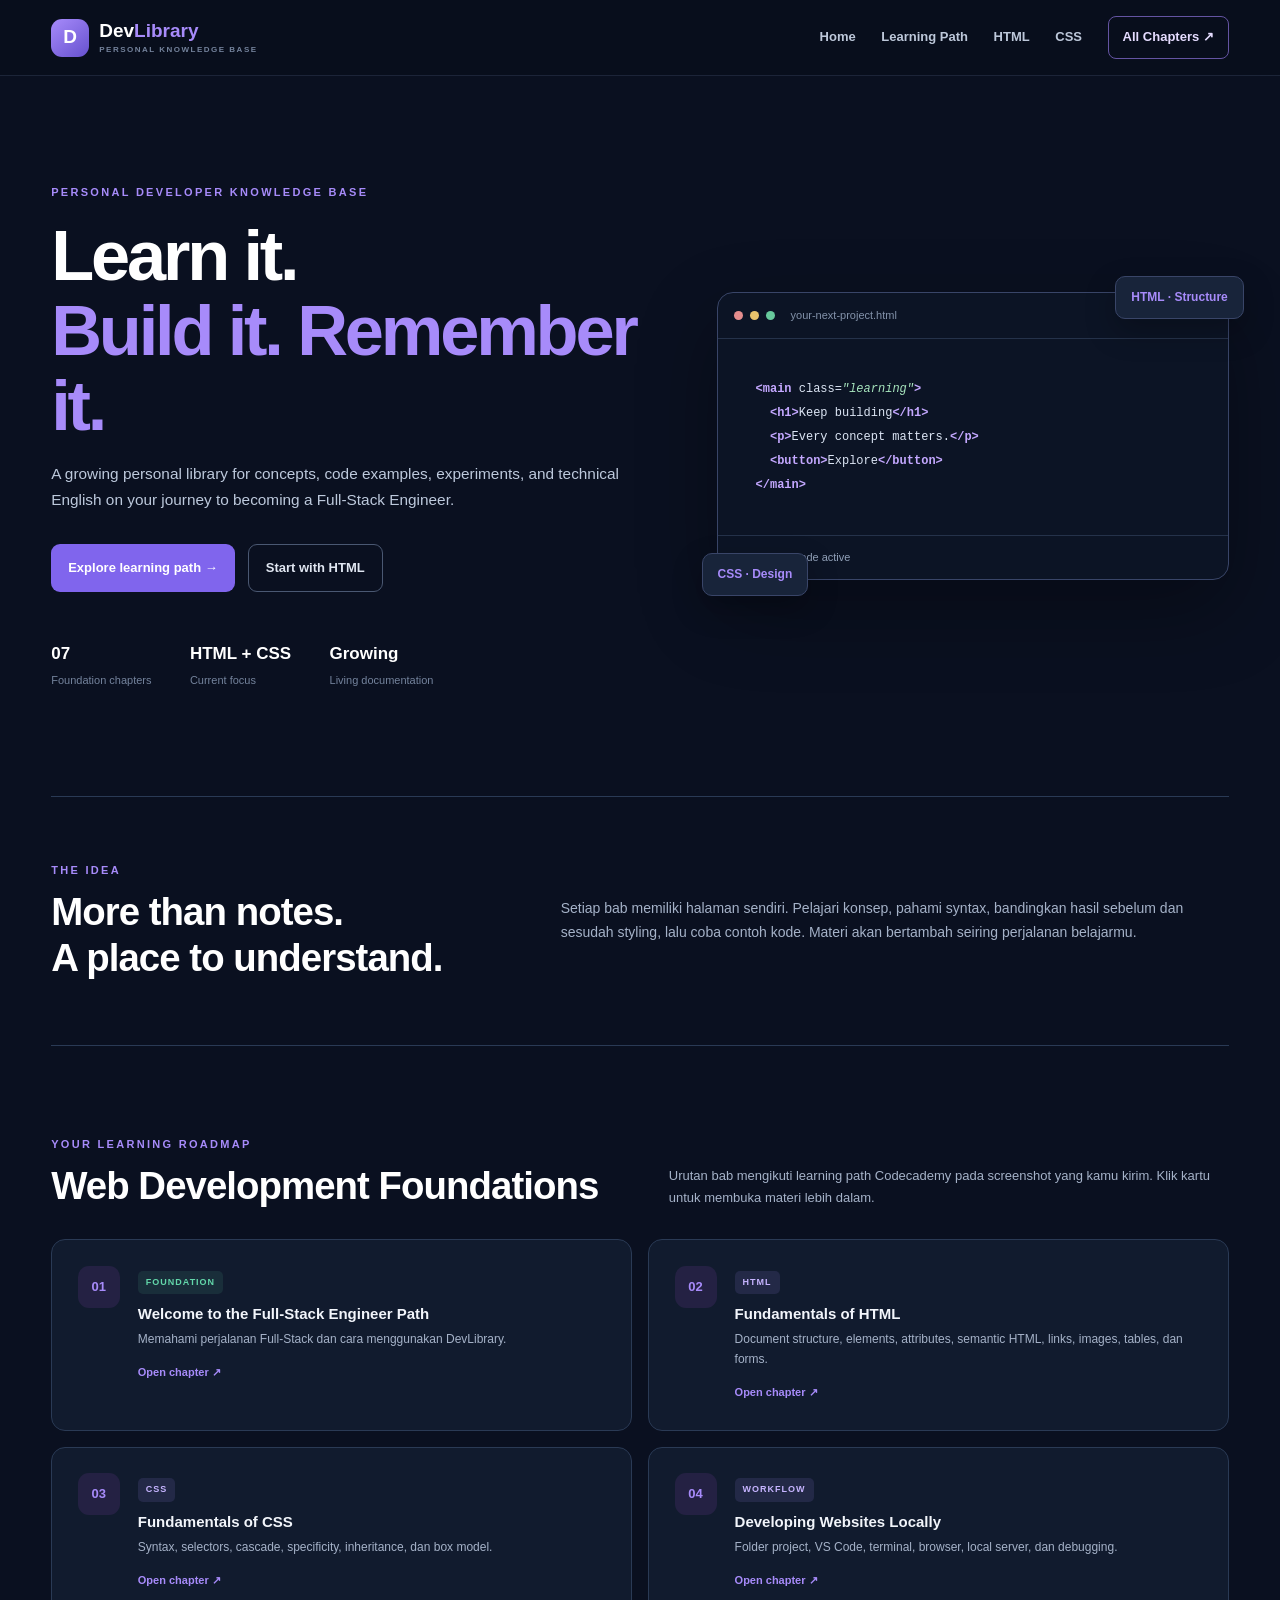
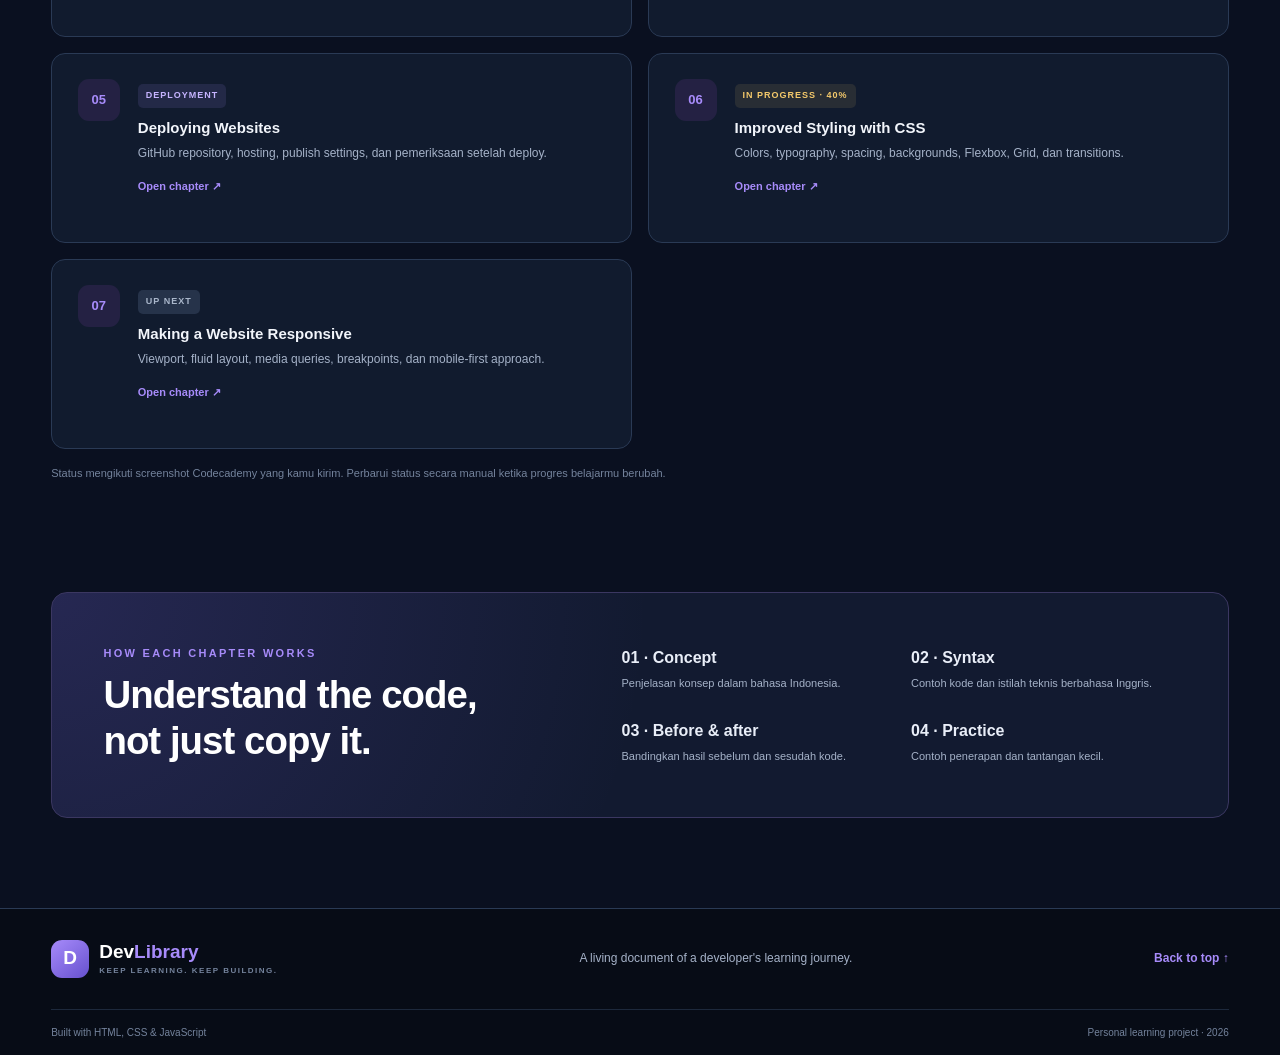
<file: index.html>
<!DOCTYPE html>
<html lang="en"><head>
<meta charset="UTF-8"><meta name="viewport" content="width=device-width, initial-scale=1.0">
<meta name="description" content="DevLibrary personal developer knowledge base">
<title>DevLibrary | Developer Knowledge Base</title>
<link rel="stylesheet" href="assets/css/style.css"><script src="assets/js/app.js" defer></script>
</head><body id="top">
<header class="site-header">
    <nav class="navbar section-shell" aria-label="Main navigation">
        <a class="brand" href="index.html">
            <span class="brand-mark">D</span>
            <span>
                Dev<span class="brand-accent">Library</span>
                <small>PERSONAL KNOWLEDGE BASE</small>
            </span>
        </a>

        <button class="menu-toggle" type="button"
                aria-label="Toggle navigation" aria-expanded="false">
            <span></span>
            <span></span>
            <span></span>
        </button>

        <div class="nav-links">
            <a href="index.html">Home</a>
            <a href="index.html#learning-path">Learning Path</a>
            <a href="lessons/Fundamentals_of_HTML.html">HTML</a>
            <a href="lessons/Fundamentals_of_CSS.html">CSS</a>
            <a class="nav-cta" href="index.html#learning-path">All Chapters ↗</a>
        </div>
    </nav>
</header>
<main>
<section class="hero section-shell">
 <div class="hero-copy reveal"><p class="eyebrow">PERSONAL DEVELOPER KNOWLEDGE BASE</p>
 <h1>Learn it.<br><span>Build it. Remember it.</span></h1>
 <p class="lead">A growing personal library for concepts, code examples, experiments, and technical English on your journey to becoming a Full-Stack Engineer.</p>
 <div class="hero-actions"><a class="button button-primary" href="#learning-path">Explore learning path →</a><a class="button button-ghost" href="lessons/Fundamentals_of_HTML.html">Start with HTML</a></div>
 <div class="hero-facts"><div><strong>07</strong><small>Foundation chapters</small></div><div><strong>HTML + CSS</strong><small>Current focus</small></div><div><strong>Growing</strong><small>Living documentation</small></div></div>
 </div>
 <div class="hero-visual reveal"><div class="code-window"><div class="window-bar"><i></i><i></i><i></i><span>your-next-project.html</span></div>
 <pre><code><b>&lt;main</b> class=<em>"learning"</em><b>&gt;</b>
  <b>&lt;h1&gt;</b>Keep building<b>&lt;/h1&gt;</b>
  <b>&lt;p&gt;</b>Every concept matters.<b>&lt;/p&gt;</b>
  <b>&lt;button&gt;</b>Explore<b>&lt;/button&gt;</b>
<b>&lt;/main&gt;</b></code></pre><div class="window-status">● Learning mode active</div></div>
 <span class="float-chip chip-a">HTML · Structure</span><span class="float-chip chip-b">CSS · Design</span></div>
</section>
<section class="intro-strip section-shell reveal"><div><p class="eyebrow">THE IDEA</p><h2>More than notes.<br>A place to understand.</h2></div><p>Setiap bab memiliki halaman sendiri. Pelajari konsep, pahami syntax, bandingkan hasil sebelum dan sesudah styling, lalu coba contoh kode. Materi akan bertambah seiring perjalanan belajarmu.</p></section>
<section class="section-shell learning-section" id="learning-path">
 <div class="section-heading reveal"><div><p class="eyebrow">YOUR LEARNING ROADMAP</p><h2>Web Development Foundations</h2></div><p>Urutan bab mengikuti learning path Codecademy pada screenshot yang kamu kirim. Klik kartu untuk membuka materi lebih dalam.</p></div>
 <div class="roadmap-grid">
  <a class="roadmap-card reveal" href="lessons/Welcome_to_the_Full_Stack_Engineer_Path.html"><span class="card-number">01</span><div class="card-content"><label class="tag tag-green">FOUNDATION</label><h3>Welcome to the Full-Stack Engineer Path</h3><p>Memahami perjalanan Full-Stack dan cara menggunakan DevLibrary.</p><span class="card-link">Open chapter ↗</span></div></a>
  <a class="roadmap-card reveal" href="lessons/Fundamentals_of_HTML.html"><span class="card-number">02</span><div class="card-content"><label class="tag">HTML</label><h3>Fundamentals of HTML</h3><p>Document structure, elements, attributes, semantic HTML, links, images, tables, dan forms.</p><span class="card-link">Open chapter ↗</span></div></a>
  <a class="roadmap-card reveal" href="lessons/Fundamentals_of_CSS.html"><span class="card-number">03</span><div class="card-content"><label class="tag">CSS</label><h3>Fundamentals of CSS</h3><p>Syntax, selectors, cascade, specificity, inheritance, dan box model.</p><span class="card-link">Open chapter ↗</span></div></a>
  <a class="roadmap-card reveal" href="lessons/Developing_Websites_Locally.html"><span class="card-number">04</span><div class="card-content"><label class="tag">WORKFLOW</label><h3>Developing Websites Locally</h3><p>Folder project, VS Code, terminal, browser, local server, dan debugging.</p><span class="card-link">Open chapter ↗</span></div></a>
  <a class="roadmap-card reveal" href="lessons/Deploying_Websites.html"><span class="card-number">05</span><div class="card-content"><label class="tag">DEPLOYMENT</label><h3>Deploying Websites</h3><p>GitHub repository, hosting, publish settings, dan pemeriksaan setelah deploy.</p><span class="card-link">Open chapter ↗</span></div></a>
  <a class="roadmap-card reveal" href="lessons/Improved_Styling_with_CSS.html"><span class="card-number">06</span><div class="card-content"><label class="tag tag-yellow">IN PROGRESS · 40%</label><h3>Improved Styling with CSS</h3><p>Colors, typography, spacing, backgrounds, Flexbox, Grid, dan transitions.</p><span class="card-link">Open chapter ↗</span></div></a>
  <a class="roadmap-card reveal" href="lessons/Making_a_Website_Responsive.html"><span class="card-number">07</span><div class="card-content"><label class="tag tag-muted">UP NEXT</label><h3>Making a Website Responsive</h3><p>Viewport, fluid layout, media queries, breakpoints, dan mobile-first approach.</p><span class="card-link">Open chapter ↗</span></div></a>
 </div><p class="fine-print">Status mengikuti screenshot Codecademy yang kamu kirim. Perbarui status secara manual ketika progres belajarmu berubah.</p>
</section>
<section class="feature-band section-shell reveal"><div><p class="eyebrow">HOW EACH CHAPTER WORKS</p><h2>Understand the code,<br>not just copy it.</h2></div><div class="feature-list"><p><b>01 · Concept</b><small>Penjelasan konsep dalam bahasa Indonesia.</small></p><p><b>02 · Syntax</b><small>Contoh kode dan istilah teknis berbahasa Inggris.</small></p><p><b>03 · Before & after</b><small>Bandingkan hasil sebelum dan sesudah kode.</small></p><p><b>04 · Practice</b><small>Contoh penerapan dan tantangan kecil.</small></p></div></section>
</main><footer class="site-footer">
    <div class="section-shell footer-inner">
        <a class="brand" href="index.html">
            <span class="brand-mark">D</span>
            <span>
                Dev<span class="brand-accent">Library</span>
                <small>KEEP LEARNING. KEEP BUILDING.</small>
            </span>
        </a>

        <p>A living document of a developer's learning journey.</p>
        <a class="back-top" href="#top">Back to top ↑</a>
    </div>

    <div class="section-shell footer-bottom">
        <span>Built with HTML, CSS &amp; JavaScript</span>
        <span>Personal learning project · 2026</span>
    </div>
</footer></body></html>
</file>
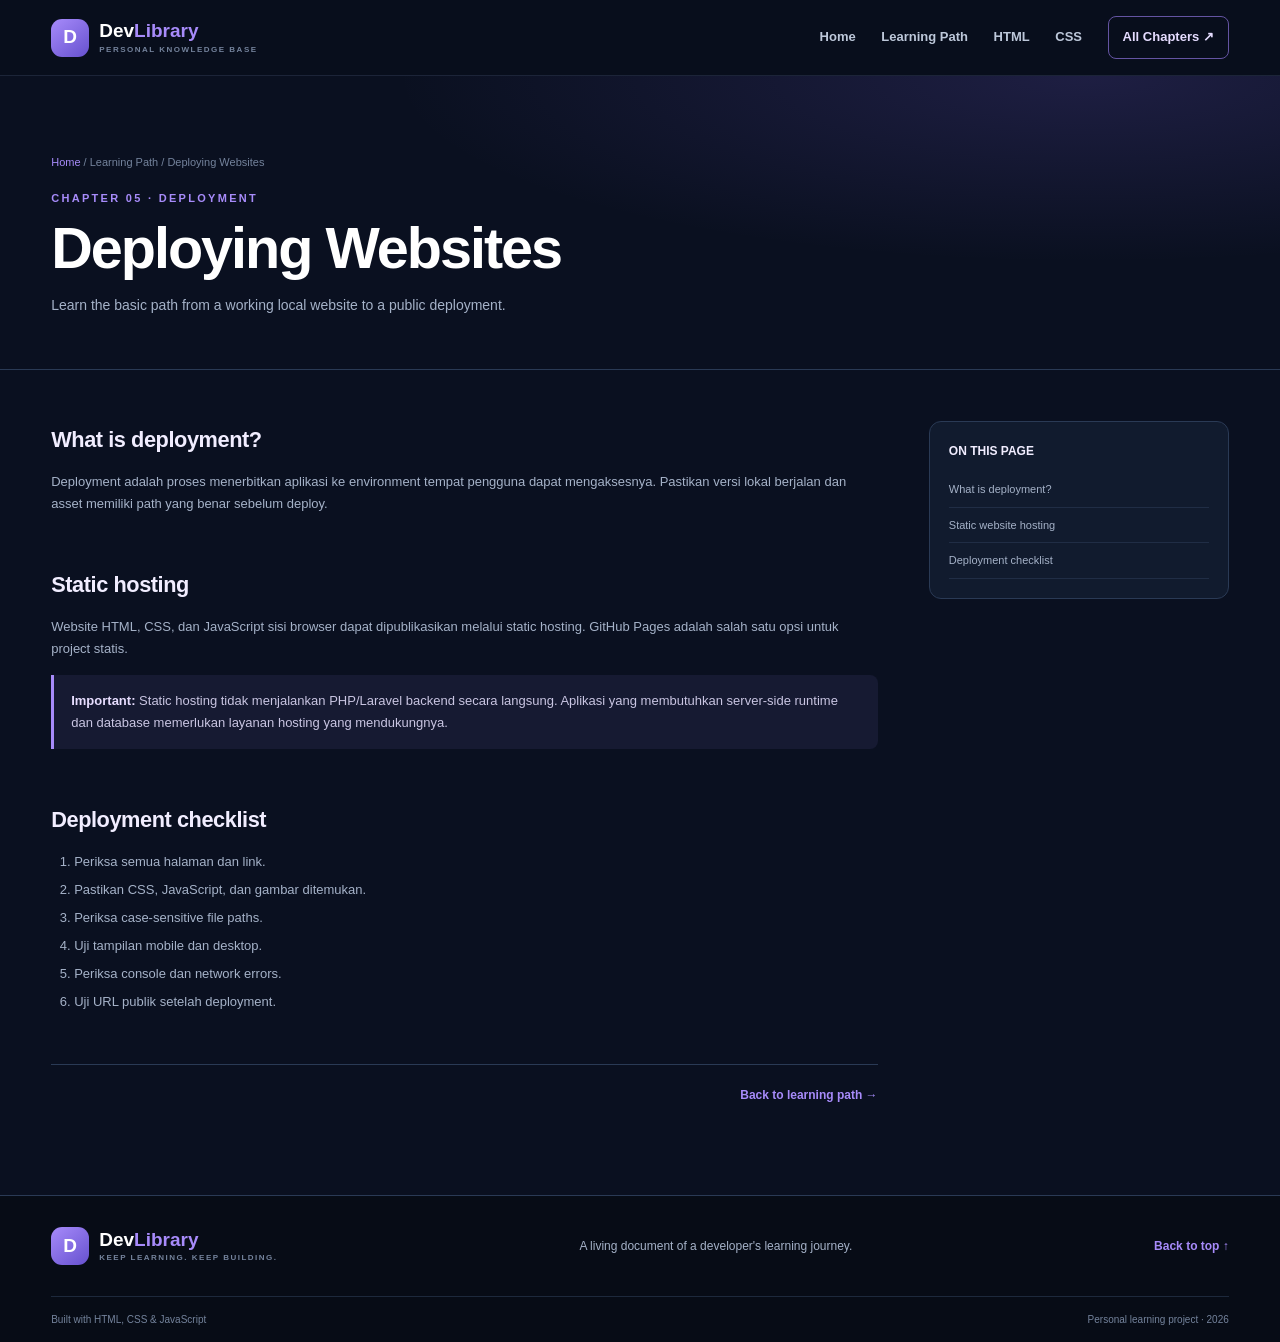
<file: lessons/Deploying_Websites.html>
<!DOCTYPE html><html lang="en"><head><meta charset="UTF-8"><meta name="viewport" content="width=device-width,initial-scale=1.0"><title>Deploying Websites | DevLibrary</title><link rel="stylesheet" href="../assets/css/style.css"><script src="../assets/js/app.js" defer></script></head><body id="top">
<header class="site-header">
    <nav class="navbar section-shell" aria-label="Main navigation">
        <a class="brand" href="../index.html">
            <span class="brand-mark">D</span>
            <span>
                Dev<span class="brand-accent">Library</span>
                <small>PERSONAL KNOWLEDGE BASE</small>
            </span>
        </a>

        <button class="menu-toggle" type="button"
                aria-label="Toggle navigation" aria-expanded="false">
            <span></span>
            <span></span>
            <span></span>
        </button>

        <div class="nav-links">
            <a href="../index.html">Home</a>
            <a href="../index.html#learning-path">Learning Path</a>
            <a href="../lessons/Fundamentals_of_HTML.html">HTML</a>
            <a href="../lessons/Fundamentals_of_CSS.html">CSS</a>
            <a class="nav-cta" href="../index.html#learning-path">All Chapters ↗</a>
        </div>
    </nav>
</header><main><header class="lesson-hero"><div class="section-shell"><p class="breadcrumb"><a href="../index.html">Home</a> / Learning Path / Deploying Websites</p><p class="eyebrow">CHAPTER 05 · DEPLOYMENT</p><h1>Deploying Websites</h1><p>Learn the basic path from a working local website to a public deployment.</p></div></header>
<div class="section-shell lesson-layout"><article class="lesson-content"><section class="lesson-section reveal" id="deployment"><h2>What is deployment?</h2><p>Deployment adalah proses menerbitkan aplikasi ke environment tempat pengguna dapat mengaksesnya. Pastikan versi lokal berjalan dan asset memiliki path yang benar sebelum deploy.</p></section><section class="lesson-section reveal" id="hosting"><h2>Static hosting</h2><p>Website HTML, CSS, dan JavaScript sisi browser dapat dipublikasikan melalui static hosting. GitHub Pages adalah salah satu opsi untuk project statis.</p><div class="info-box"><strong>Important:</strong> Static hosting tidak menjalankan PHP/Laravel backend secara langsung. Aplikasi yang membutuhkan server-side runtime dan database memerlukan layanan hosting yang mendukungnya.</div></section><section class="lesson-section reveal" id="checklist"><h2>Deployment checklist</h2><ol><li>Periksa semua halaman dan link.</li><li>Pastikan CSS, JavaScript, dan gambar ditemukan.</li><li>Periksa case-sensitive file paths.</li><li>Uji tampilan mobile dan desktop.</li><li>Periksa console dan network errors.</li><li>Uji URL publik setelah deployment.</li></ol></section><nav class="chapter-nav"><span></span><a href="../index.html#learning-path">Back to learning path →</a></nav></article><aside class="lesson-aside"><h3>ON THIS PAGE</h3><nav><a href="#deployment">What is deployment?</a><a href="#hosting">Static website hosting</a><a href="#checklist">Deployment checklist</a></nav></aside></div></main><footer class="site-footer">
    <div class="section-shell footer-inner">
        <a class="brand" href="../index.html">
            <span class="brand-mark">D</span>
            <span>
                Dev<span class="brand-accent">Library</span>
                <small>KEEP LEARNING. KEEP BUILDING.</small>
            </span>
        </a>

        <p>A living document of a developer's learning journey.</p>
        <a class="back-top" href="#top">Back to top ↑</a>
    </div>

    <div class="section-shell footer-bottom">
        <span>Built with HTML, CSS &amp; JavaScript</span>
        <span>Personal learning project · 2026</span>
    </div>
</footer></body></html>
</file>
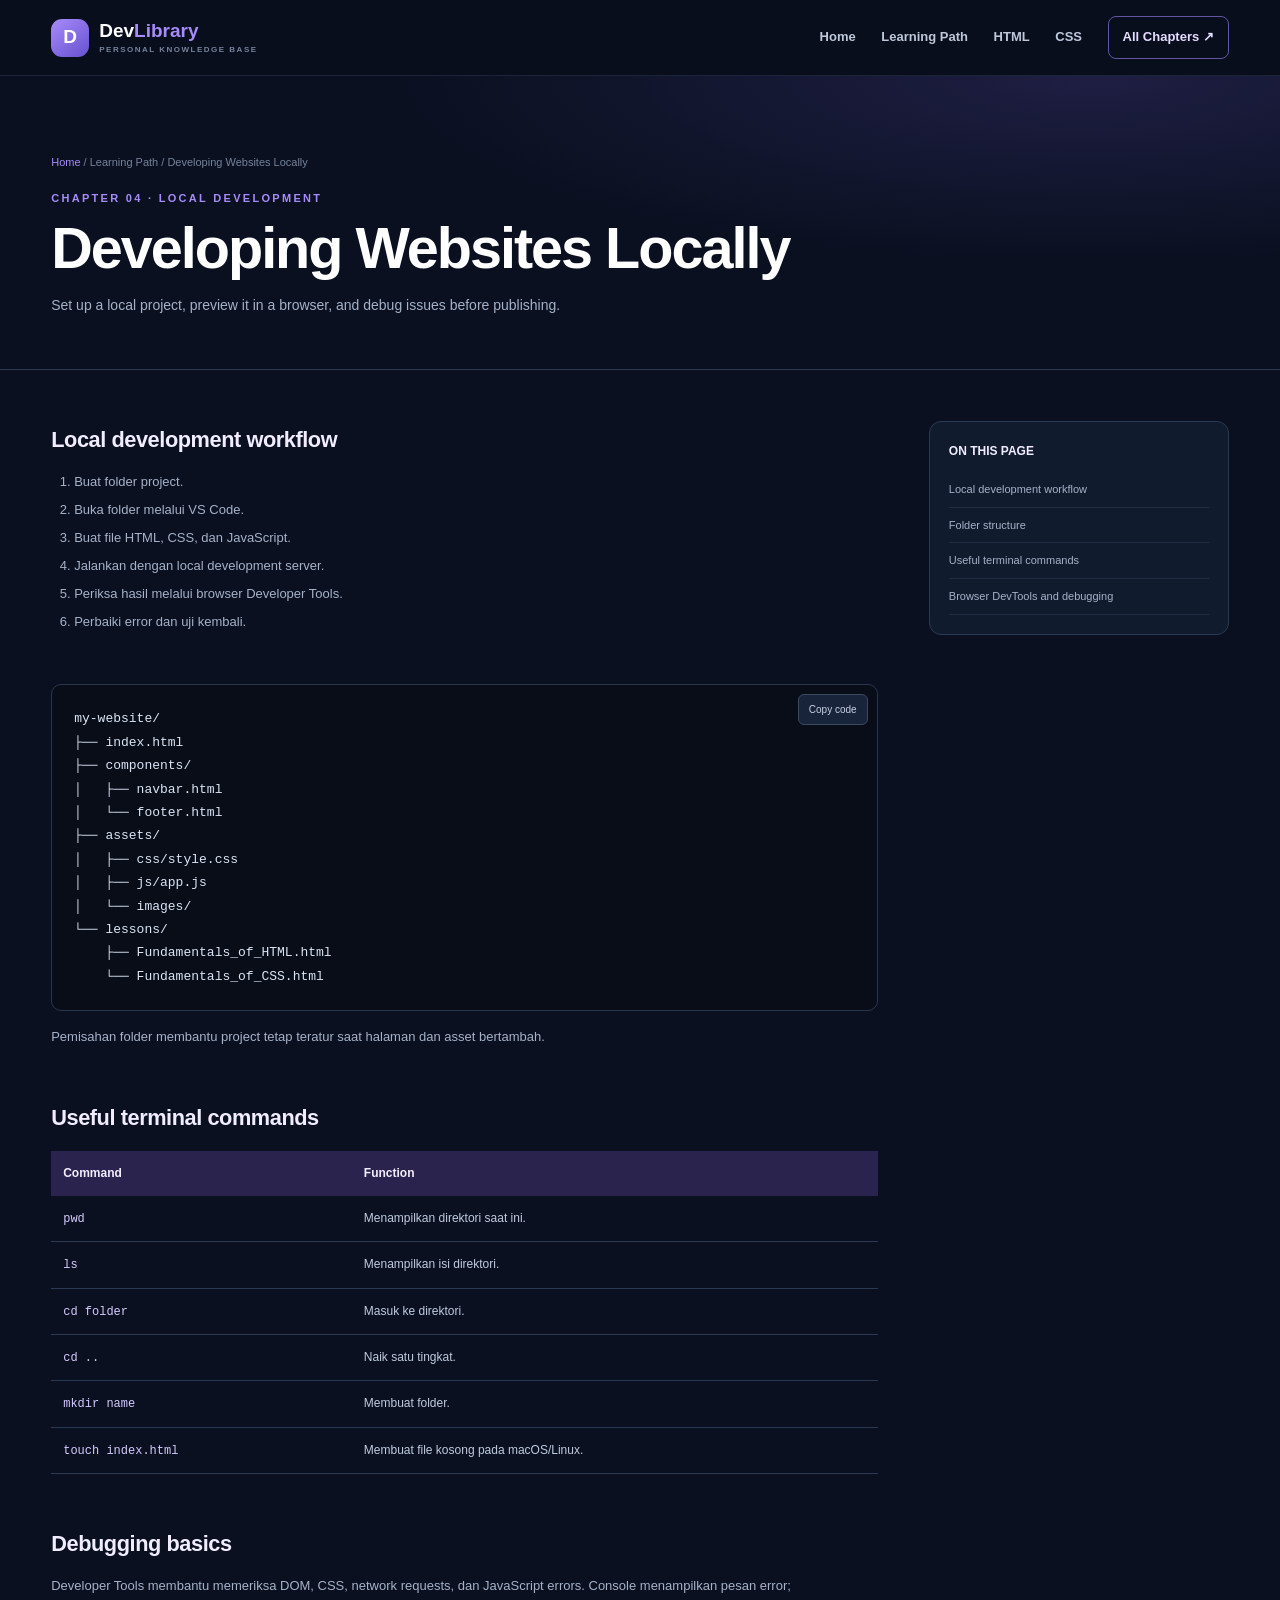
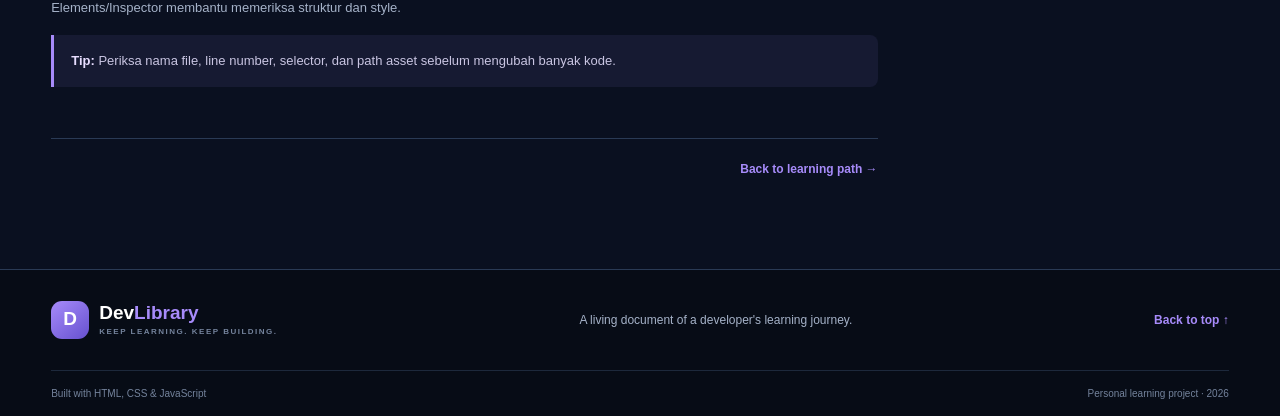
<file: lessons/Developing_Websites_Locally.html>
<!DOCTYPE html><html lang="en"><head><meta charset="UTF-8"><meta name="viewport" content="width=device-width,initial-scale=1.0"><title>Developing Websites Locally | DevLibrary</title><link rel="stylesheet" href="../assets/css/style.css"><script src="../assets/js/app.js" defer></script></head><body id="top">
<header class="site-header">
    <nav class="navbar section-shell" aria-label="Main navigation">
        <a class="brand" href="../index.html">
            <span class="brand-mark">D</span>
            <span>
                Dev<span class="brand-accent">Library</span>
                <small>PERSONAL KNOWLEDGE BASE</small>
            </span>
        </a>

        <button class="menu-toggle" type="button"
                aria-label="Toggle navigation" aria-expanded="false">
            <span></span>
            <span></span>
            <span></span>
        </button>

        <div class="nav-links">
            <a href="../index.html">Home</a>
            <a href="../index.html#learning-path">Learning Path</a>
            <a href="../lessons/Fundamentals_of_HTML.html">HTML</a>
            <a href="../lessons/Fundamentals_of_CSS.html">CSS</a>
            <a class="nav-cta" href="../index.html#learning-path">All Chapters ↗</a>
        </div>
    </nav>
</header><main><header class="lesson-hero"><div class="section-shell"><p class="breadcrumb"><a href="../index.html">Home</a> / Learning Path / Developing Websites Locally</p><p class="eyebrow">CHAPTER 04 · LOCAL DEVELOPMENT</p><h1>Developing Websites Locally</h1><p>Set up a local project, preview it in a browser, and debug issues before publishing.</p></div></header>
<div class="section-shell lesson-layout"><article class="lesson-content"><section class="lesson-section reveal" id="workflow"><h2>Local development workflow</h2><ol><li>Buat folder project.</li><li>Buka folder melalui VS Code.</li><li>Buat file HTML, CSS, dan JavaScript.</li><li>Jalankan dengan local development server.</li><li>Periksa hasil melalui browser Developer Tools.</li><li>Perbaiki error dan uji kembali.</li></ol></section><section class="lesson-section reveal" id="folders"><div class="code-block"><button class="code-copy" type="button">Copy code</button><pre><code>my-website/
├── index.html
├── components/
│   ├── navbar.html
│   └── footer.html
├── assets/
│   ├── css/style.css
│   ├── js/app.js
│   └── images/
└── lessons/
    ├── Fundamentals_of_HTML.html
    └── Fundamentals_of_CSS.html</code></pre></div><p>Pemisahan folder membantu project tetap teratur saat halaman dan asset bertambah.</p></section><section class="lesson-section reveal" id="terminal"><h2>Useful terminal commands</h2><div class="lesson-table-wrap"><table class="lesson-table"><tr><th>Command</th><th>Function</th></tr><tr><td><code>pwd</code></td><td>Menampilkan direktori saat ini.</td></tr><tr><td><code>ls</code></td><td>Menampilkan isi direktori.</td></tr><tr><td><code>cd folder</code></td><td>Masuk ke direktori.</td></tr><tr><td><code>cd ..</code></td><td>Naik satu tingkat.</td></tr><tr><td><code>mkdir name</code></td><td>Membuat folder.</td></tr><tr><td><code>touch index.html</code></td><td>Membuat file kosong pada macOS/Linux.</td></tr></table></div></section><section class="lesson-section reveal" id="debugging"><h2>Debugging basics</h2><p>Developer Tools membantu memeriksa DOM, CSS, network requests, dan JavaScript errors. Console menampilkan pesan error; Elements/Inspector membantu memeriksa struktur dan style.</p><div class="info-box"><strong>Tip:</strong> Periksa nama file, line number, selector, dan path asset sebelum mengubah banyak kode.</div></section><nav class="chapter-nav"><span></span><a href="../index.html#learning-path">Back to learning path →</a></nav></article><aside class="lesson-aside"><h3>ON THIS PAGE</h3><nav><a href="#workflow">Local development workflow</a><a href="#folders">Folder structure</a><a href="#terminal">Useful terminal commands</a><a href="#debugging">Browser DevTools and debugging</a></nav></aside></div></main><footer class="site-footer">
    <div class="section-shell footer-inner">
        <a class="brand" href="../index.html">
            <span class="brand-mark">D</span>
            <span>
                Dev<span class="brand-accent">Library</span>
                <small>KEEP LEARNING. KEEP BUILDING.</small>
            </span>
        </a>

        <p>A living document of a developer's learning journey.</p>
        <a class="back-top" href="#top">Back to top ↑</a>
    </div>

    <div class="section-shell footer-bottom">
        <span>Built with HTML, CSS &amp; JavaScript</span>
        <span>Personal learning project · 2026</span>
    </div>
</footer></body></html>
</file>
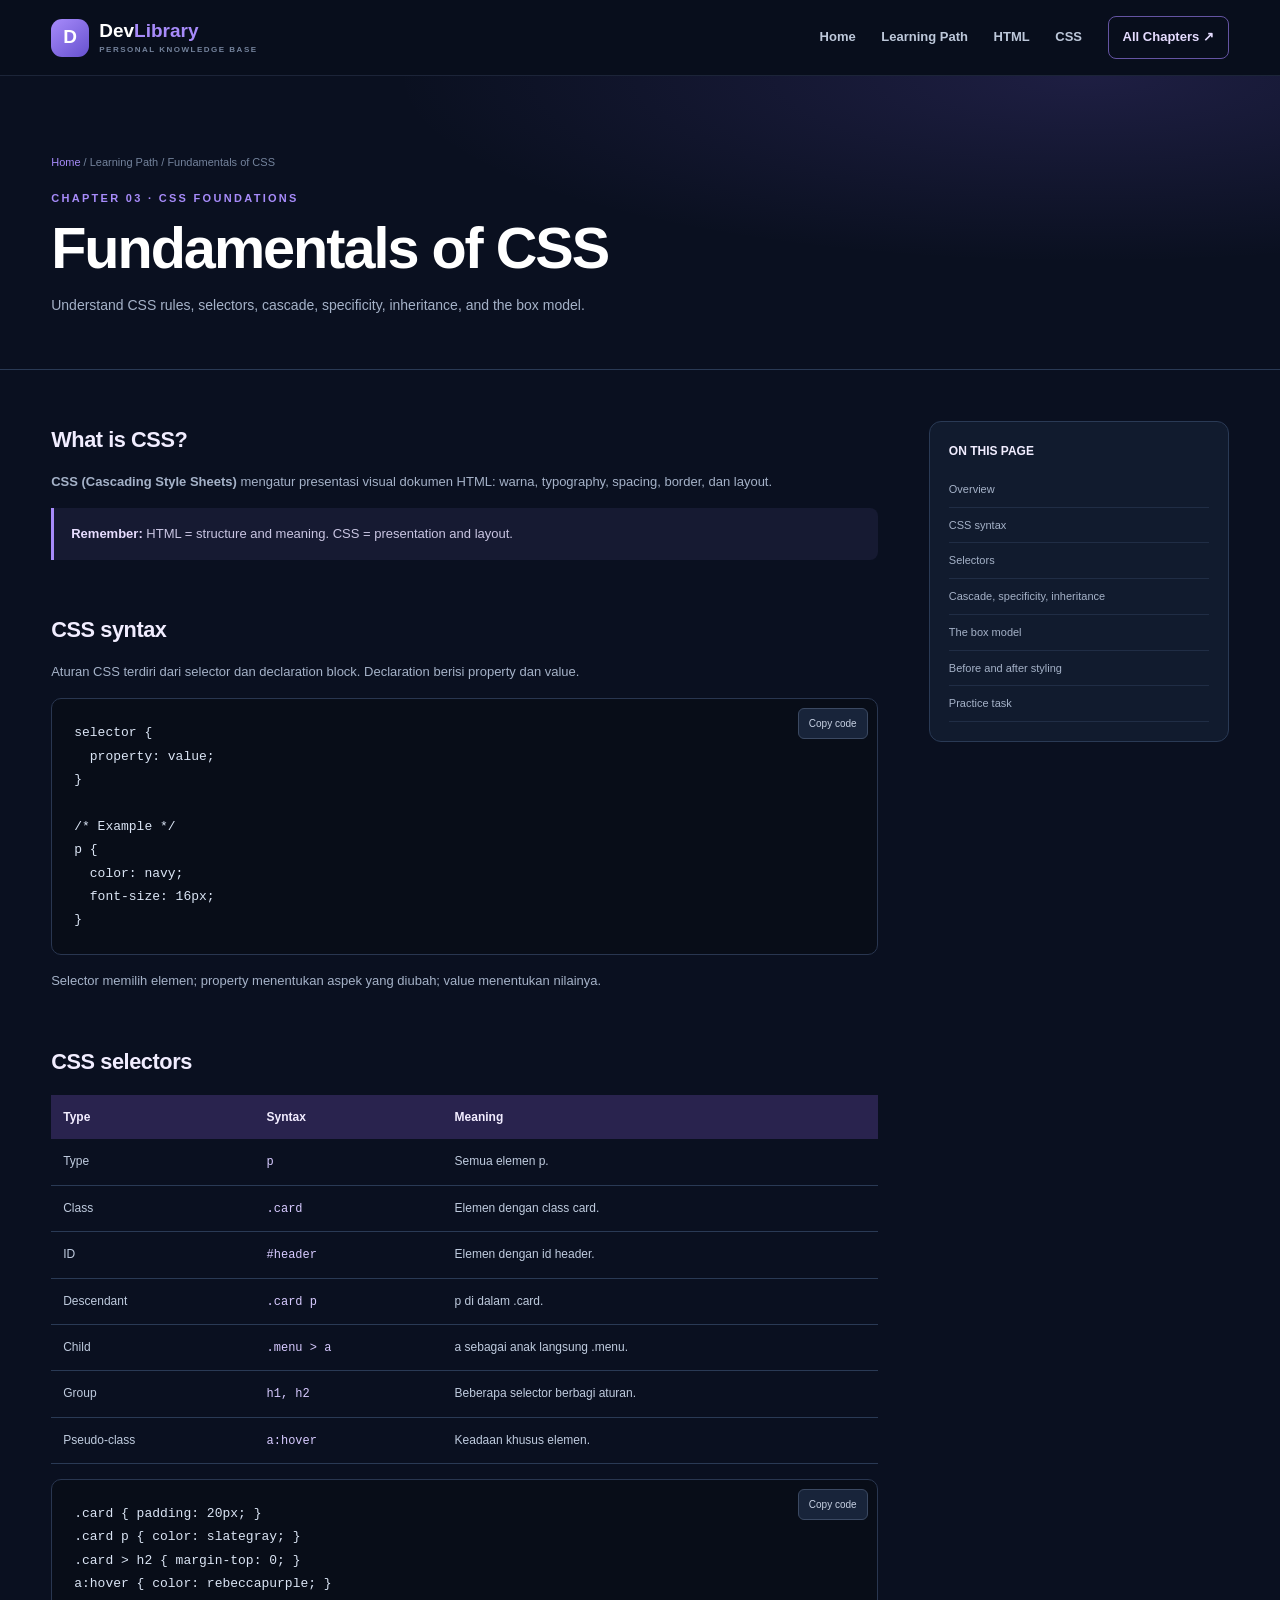
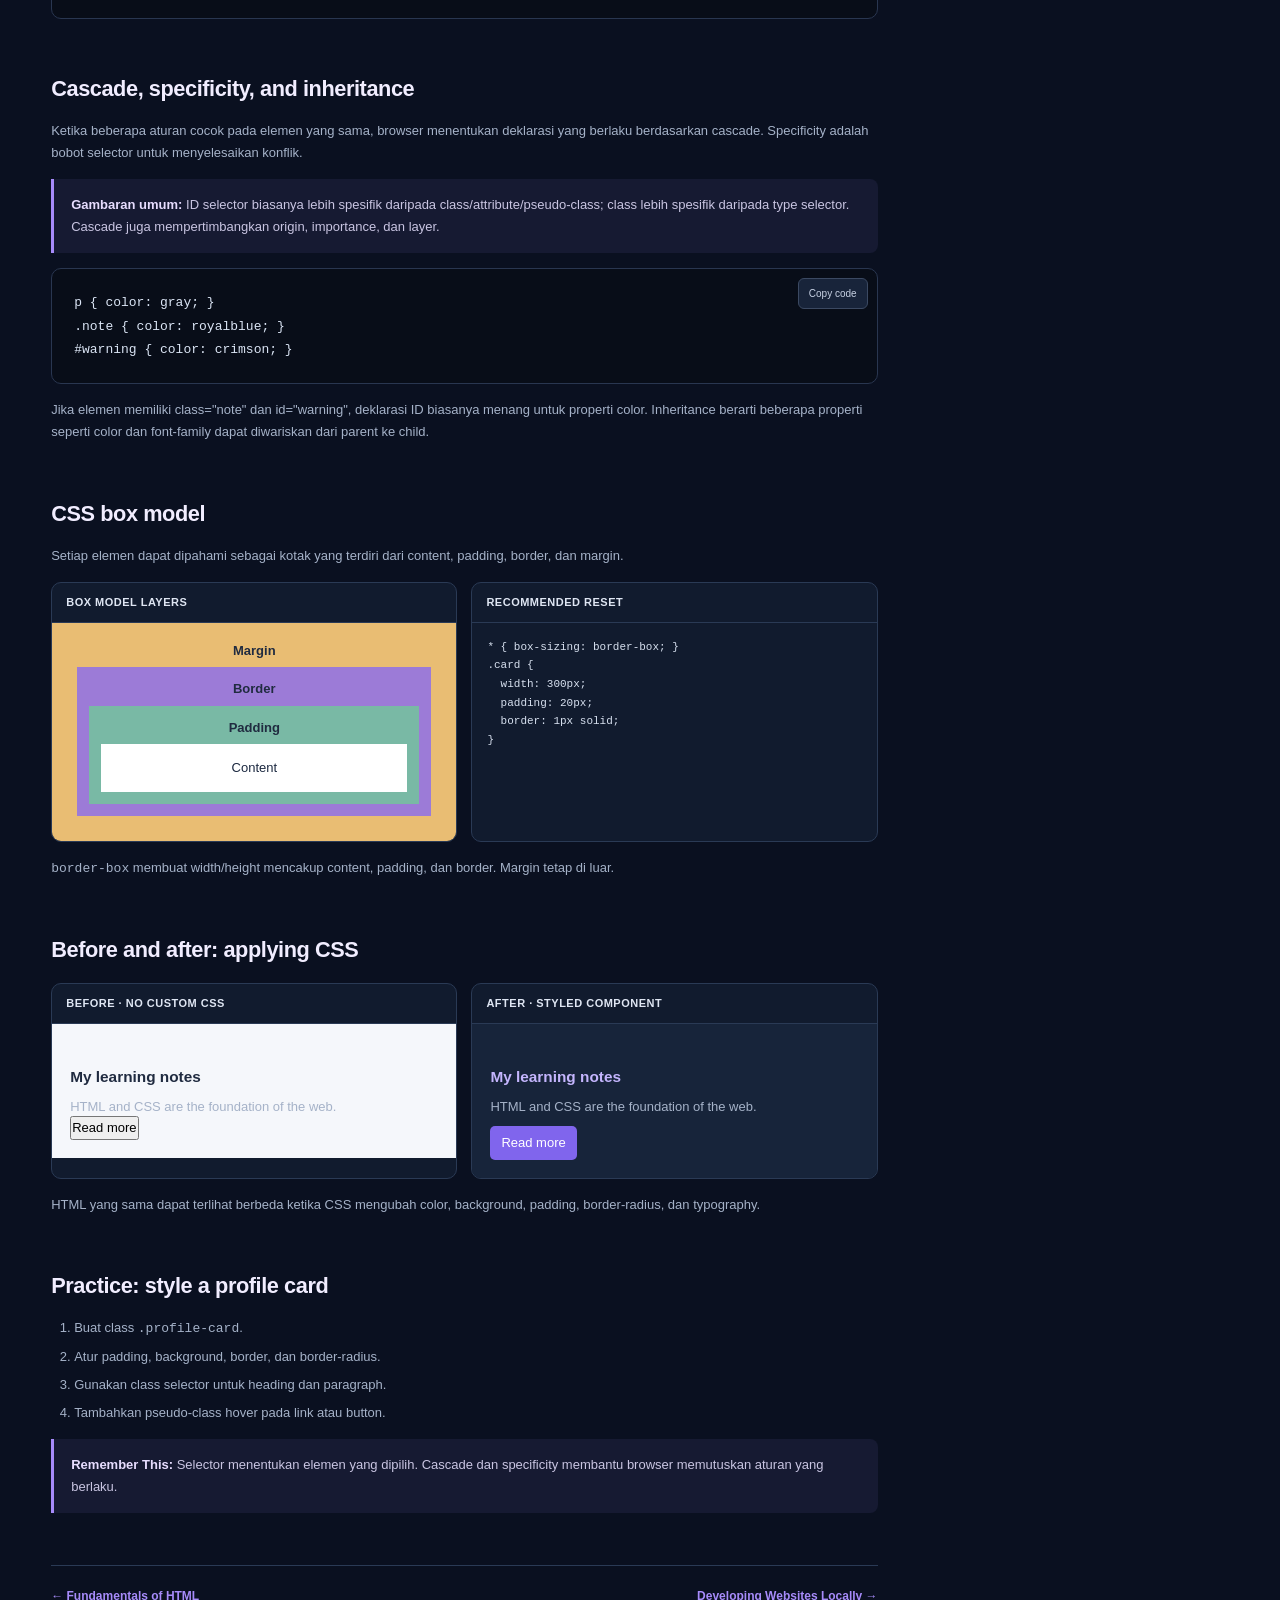
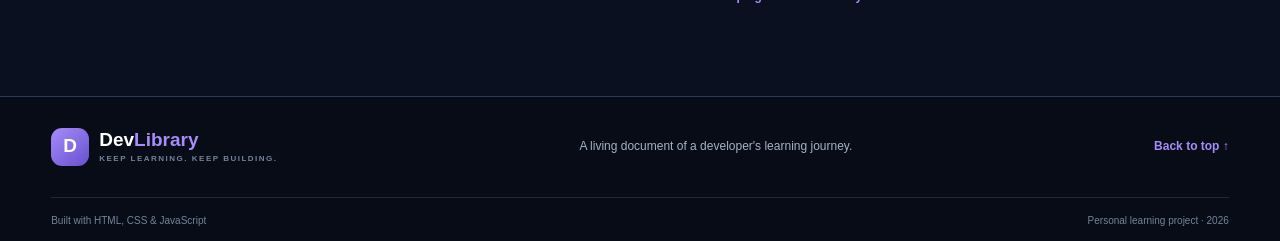
<file: lessons/Fundamentals_of_CSS.html>
<!DOCTYPE html><html lang="en"><head><meta charset="UTF-8"><meta name="viewport" content="width=device-width,initial-scale=1.0"><title>Fundamentals of CSS | DevLibrary</title><link rel="stylesheet" href="../assets/css/style.css"><script src="../assets/js/app.js" defer></script></head><body id="top">
<header class="site-header">
    <nav class="navbar section-shell" aria-label="Main navigation">
        <a class="brand" href="../index.html">
            <span class="brand-mark">D</span>
            <span>
                Dev<span class="brand-accent">Library</span>
                <small>PERSONAL KNOWLEDGE BASE</small>
            </span>
        </a>

        <button class="menu-toggle" type="button"
                aria-label="Toggle navigation" aria-expanded="false">
            <span></span>
            <span></span>
            <span></span>
        </button>

        <div class="nav-links">
            <a href="../index.html">Home</a>
            <a href="../index.html#learning-path">Learning Path</a>
            <a href="../lessons/Fundamentals_of_HTML.html">HTML</a>
            <a href="../lessons/Fundamentals_of_CSS.html">CSS</a>
            <a class="nav-cta" href="../index.html#learning-path">All Chapters ↗</a>
        </div>
    </nav>
</header><main><header class="lesson-hero"><div class="section-shell"><p class="breadcrumb"><a href="../index.html">Home</a> / Learning Path / Fundamentals of CSS</p><p class="eyebrow">CHAPTER 03 · CSS FOUNDATIONS</p><h1>Fundamentals of CSS</h1><p>Understand CSS rules, selectors, cascade, specificity, inheritance, and the box model.</p></div></header>
<div class="section-shell lesson-layout"><article class="lesson-content"><section class="lesson-section reveal" id="overview"><h2>What is CSS?</h2><p><strong>CSS (Cascading Style Sheets)</strong> mengatur presentasi visual dokumen HTML: warna, typography, spacing, border, dan layout.</p><div class="info-box"><strong>Remember:</strong> HTML = structure and meaning. CSS = presentation and layout.</div></section><section class="lesson-section reveal" id="syntax"><h2>CSS syntax</h2><p>Aturan CSS terdiri dari selector dan declaration block. Declaration berisi property dan value.</p><div class="code-block"><button class="code-copy" type="button">Copy code</button><pre><code>selector {
  property: value;
}

/* Example */
p {
  color: navy;
  font-size: 16px;
}</code></pre></div><p>Selector memilih elemen; property menentukan aspek yang diubah; value menentukan nilainya.</p></section><section class="lesson-section reveal" id="selectors"><h2>CSS selectors</h2><div class="lesson-table-wrap"><table class="lesson-table"><tr><th>Type</th><th>Syntax</th><th>Meaning</th></tr><tr><td>Type</td><td><code>p</code></td><td>Semua elemen p.</td></tr><tr><td>Class</td><td><code>.card</code></td><td>Elemen dengan class card.</td></tr><tr><td>ID</td><td><code>#header</code></td><td>Elemen dengan id header.</td></tr><tr><td>Descendant</td><td><code>.card p</code></td><td>p di dalam .card.</td></tr><tr><td>Child</td><td><code>.menu &gt; a</code></td><td>a sebagai anak langsung .menu.</td></tr><tr><td>Group</td><td><code>h1, h2</code></td><td>Beberapa selector berbagi aturan.</td></tr><tr><td>Pseudo-class</td><td><code>a:hover</code></td><td>Keadaan khusus elemen.</td></tr></table></div><div class="code-block"><button class="code-copy" type="button">Copy code</button><pre><code>.card { padding: 20px; }
.card p { color: slategray; }
.card > h2 { margin-top: 0; }
a:hover { color: rebeccapurple; }</code></pre></div></section><section class="lesson-section reveal" id="cascade"><h2>Cascade, specificity, and inheritance</h2><p>Ketika beberapa aturan cocok pada elemen yang sama, browser menentukan deklarasi yang berlaku berdasarkan cascade. Specificity adalah bobot selector untuk menyelesaikan konflik.</p><div class="info-box"><strong>Gambaran umum:</strong> ID selector biasanya lebih spesifik daripada class/attribute/pseudo-class; class lebih spesifik daripada type selector. Cascade juga mempertimbangkan origin, importance, dan layer.</div><div class="code-block"><button class="code-copy" type="button">Copy code</button><pre><code>p { color: gray; }
.note { color: royalblue; }
#warning { color: crimson; }</code></pre></div><p>Jika elemen memiliki class="note" dan id="warning", deklarasi ID biasanya menang untuk properti color. Inheritance berarti beberapa properti seperti color dan font-family dapat diwariskan dari parent ke child.</p></section><section class="lesson-section reveal" id="box-model"><h2>CSS box model</h2><p>Setiap elemen dapat dipahami sebagai kotak yang terdiri dari content, padding, border, dan margin.</p><div class="before-after"><div class="example-card"><h4>Box model layers</h4><div class="preview" style="background:#e9bd73;text-align:center"><b>Margin</b><div style="background:#9c7bd7;padding:12px;margin:7px"><b>Border</b><div style="background:#79b9a5;padding:12px;margin-top:7px"><b>Padding</b><div style="background:white;color:#1c2940;padding:14px;margin-top:7px">Content</div></div></div></div></div><div class="example-card"><h4>Recommended reset</h4><pre>* { box-sizing: border-box; }
.card {
  width: 300px;
  padding: 20px;
  border: 1px solid;
}</pre></div></div><p><code>border-box</code> membuat width/height mencakup content, padding, dan border. Margin tetap di luar.</p></section><section class="lesson-section reveal" id="before-after"><h2>Before and after: applying CSS</h2><div class="before-after"><div class="example-card"><h4>Before · no custom CSS</h4><div class="preview"><h3 style="color:#202b40">My learning notes</h3><p>HTML and CSS are the foundation of the web.</p><button>Read more</button></div></div><div class="example-card"><h4>After · styled component</h4><div class="preview preview-dark"><h3 style="color:#c4b5fd">My learning notes</h3><p>HTML and CSS are the foundation of the web.</p><button style="margin-top:10px;padding:7px 11px;border:0;border-radius:5px;background:#8065ed;color:white">Read more</button></div></div></div><p>HTML yang sama dapat terlihat berbeda ketika CSS mengubah color, background, padding, border-radius, dan typography.</p></section><section class="lesson-section reveal" id="practice"><h2>Practice: style a profile card</h2><ol><li>Buat class <code>.profile-card</code>.</li><li>Atur padding, background, border, dan border-radius.</li><li>Gunakan class selector untuk heading dan paragraph.</li><li>Tambahkan pseudo-class hover pada link atau button.</li></ol><div class="info-box"><strong>Remember This:</strong> Selector menentukan elemen yang dipilih. Cascade dan specificity membantu browser memutuskan aturan yang berlaku.</div></section><nav class="chapter-nav"><a href="Fundamentals_of_HTML.html">← Fundamentals of HTML</a><a href="Developing_Websites_Locally.html">Developing Websites Locally →</a></nav></article><aside class="lesson-aside"><h3>ON THIS PAGE</h3><nav><a href="#overview">Overview</a><a href="#syntax">CSS syntax</a><a href="#selectors">Selectors</a><a href="#cascade">Cascade, specificity, inheritance</a><a href="#box-model">The box model</a><a href="#before-after">Before and after styling</a><a href="#practice">Practice task</a></nav></aside></div></main><footer class="site-footer">
    <div class="section-shell footer-inner">
        <a class="brand" href="../index.html">
            <span class="brand-mark">D</span>
            <span>
                Dev<span class="brand-accent">Library</span>
                <small>KEEP LEARNING. KEEP BUILDING.</small>
            </span>
        </a>

        <p>A living document of a developer's learning journey.</p>
        <a class="back-top" href="#top">Back to top ↑</a>
    </div>

    <div class="section-shell footer-bottom">
        <span>Built with HTML, CSS &amp; JavaScript</span>
        <span>Personal learning project · 2026</span>
    </div>
</footer></body></html>
</file>
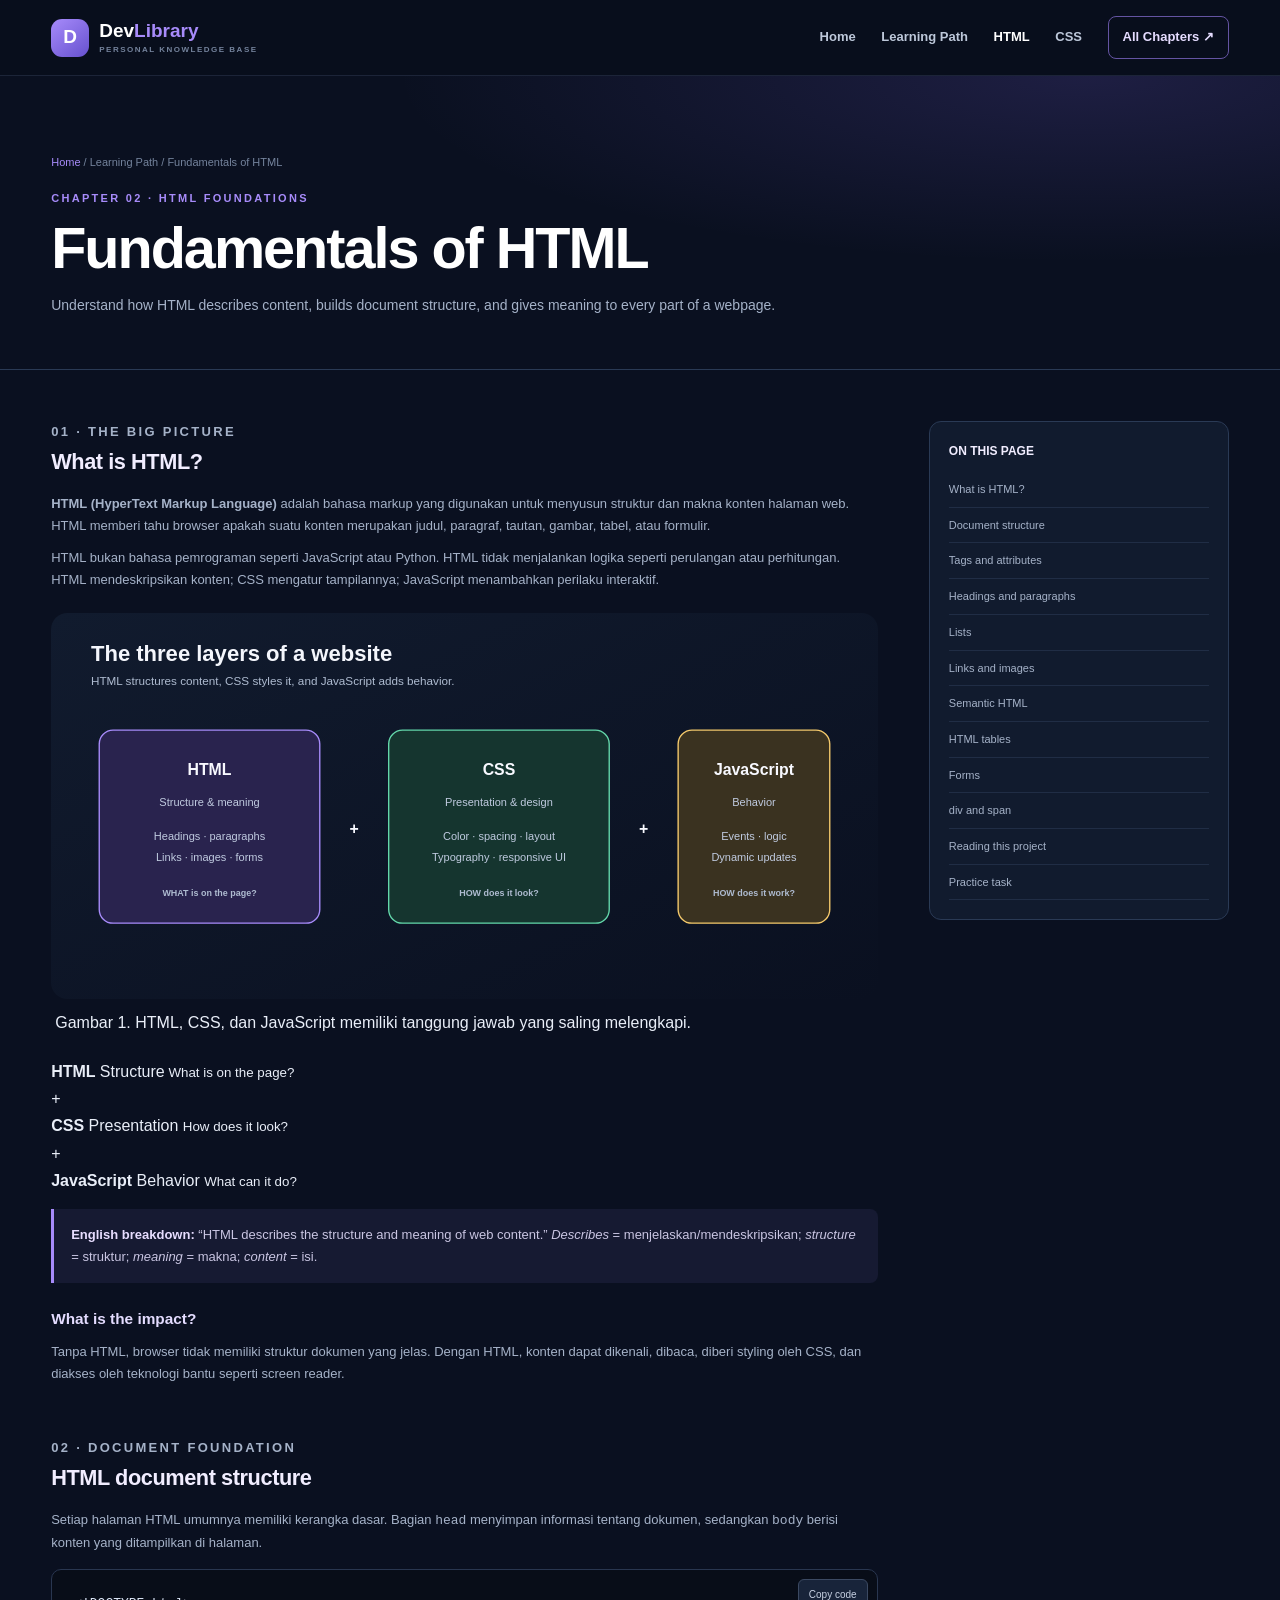
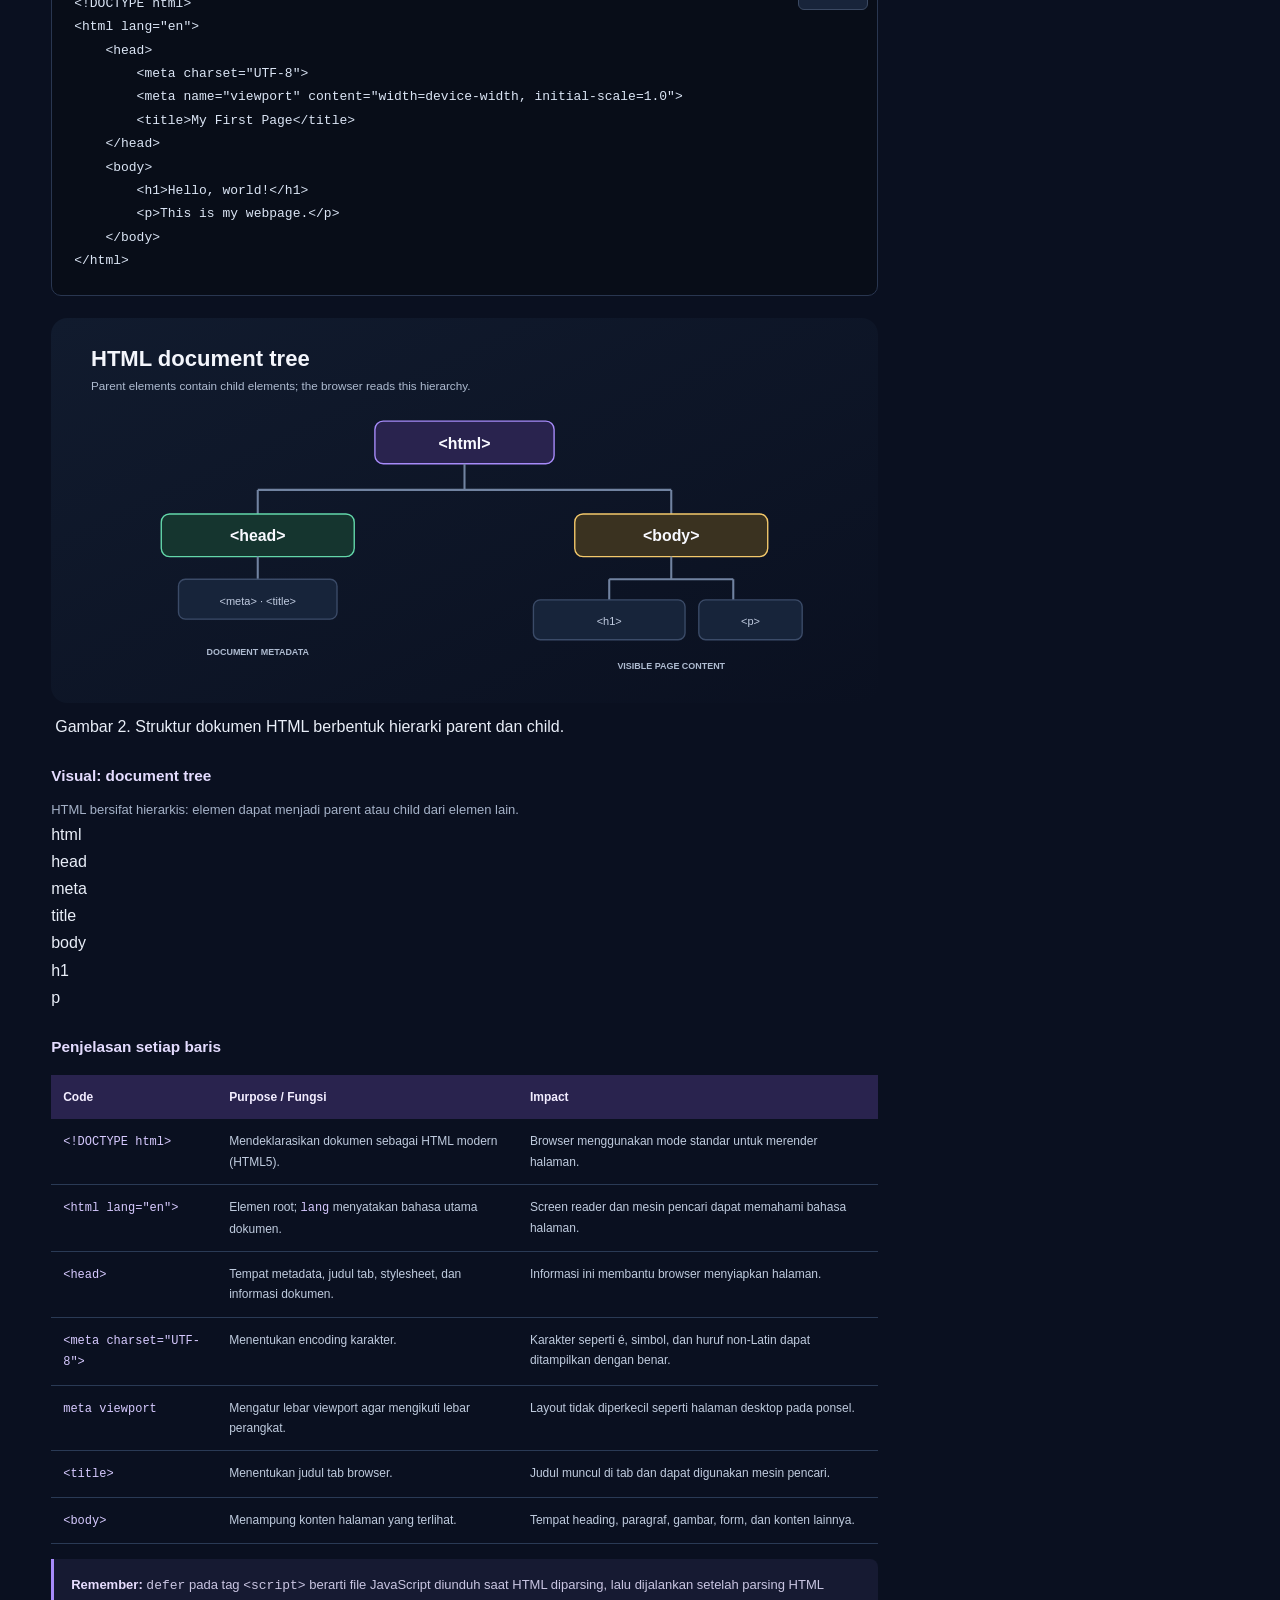
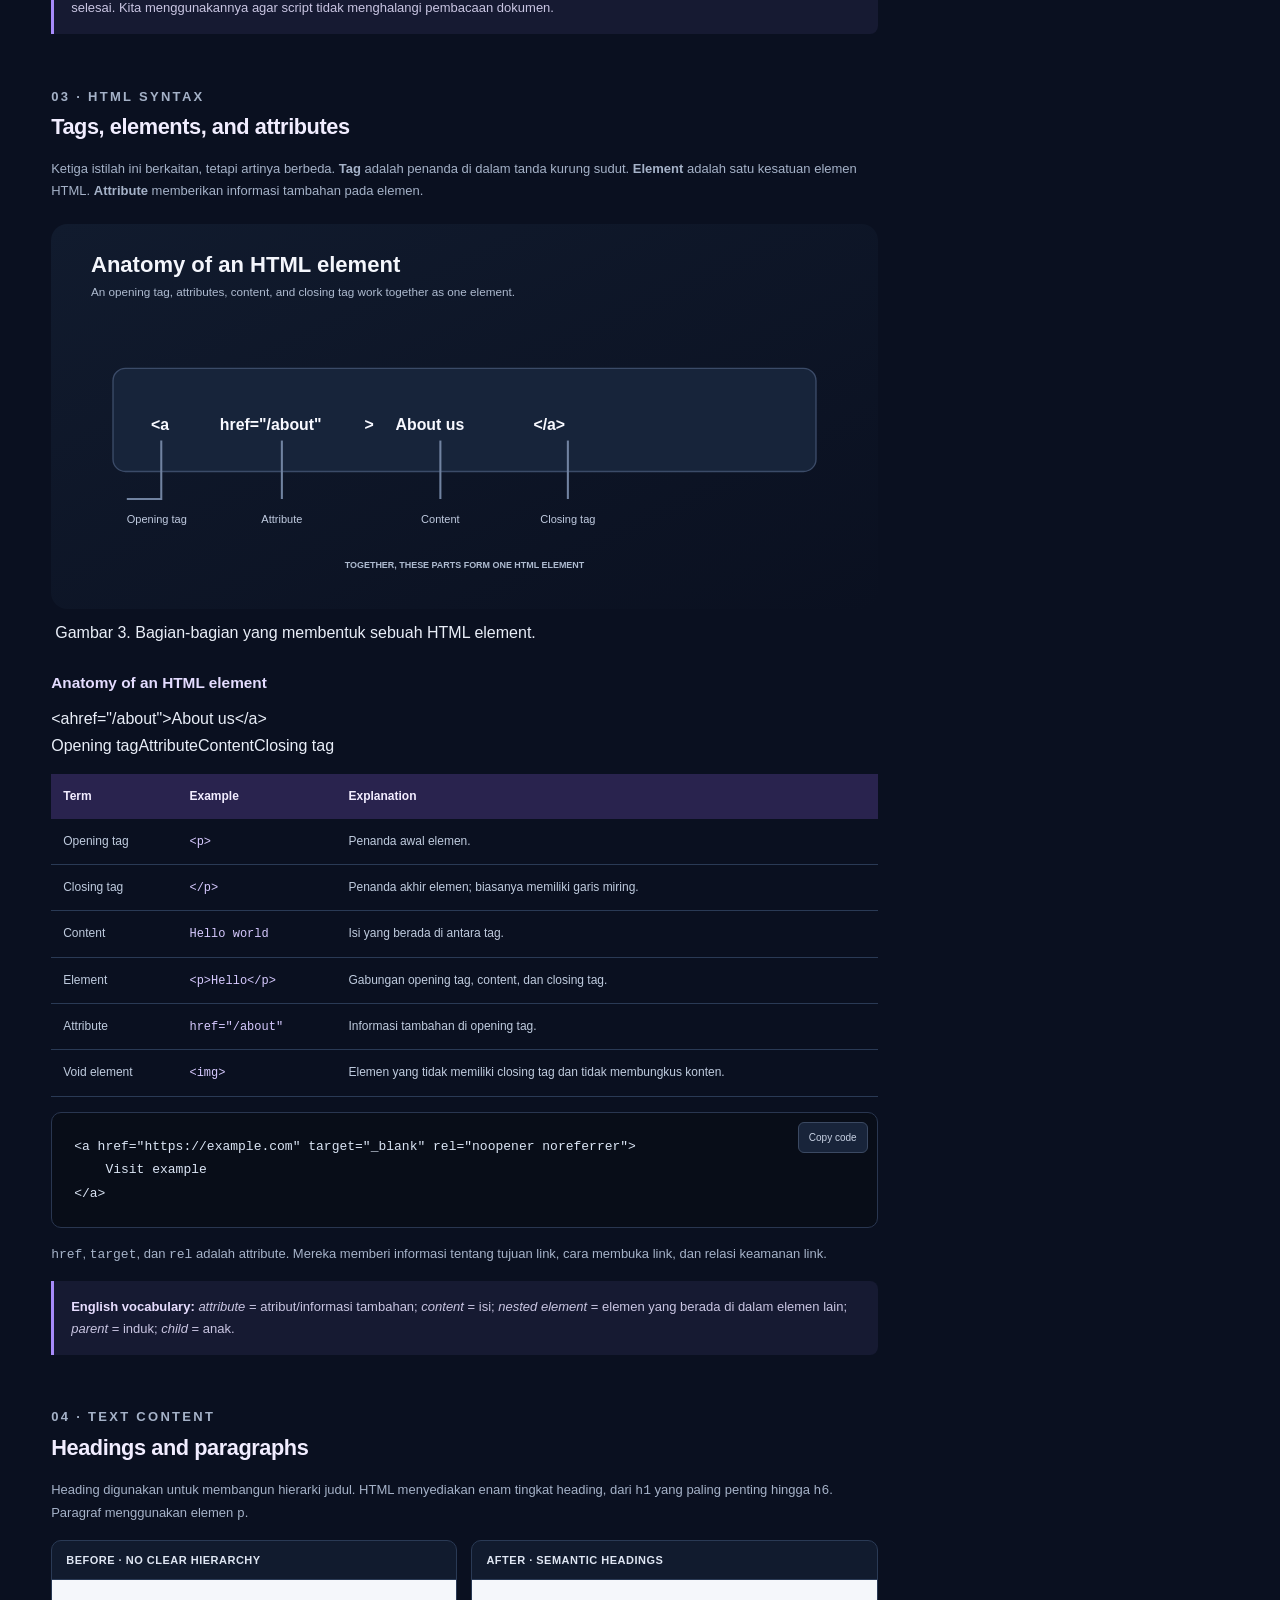
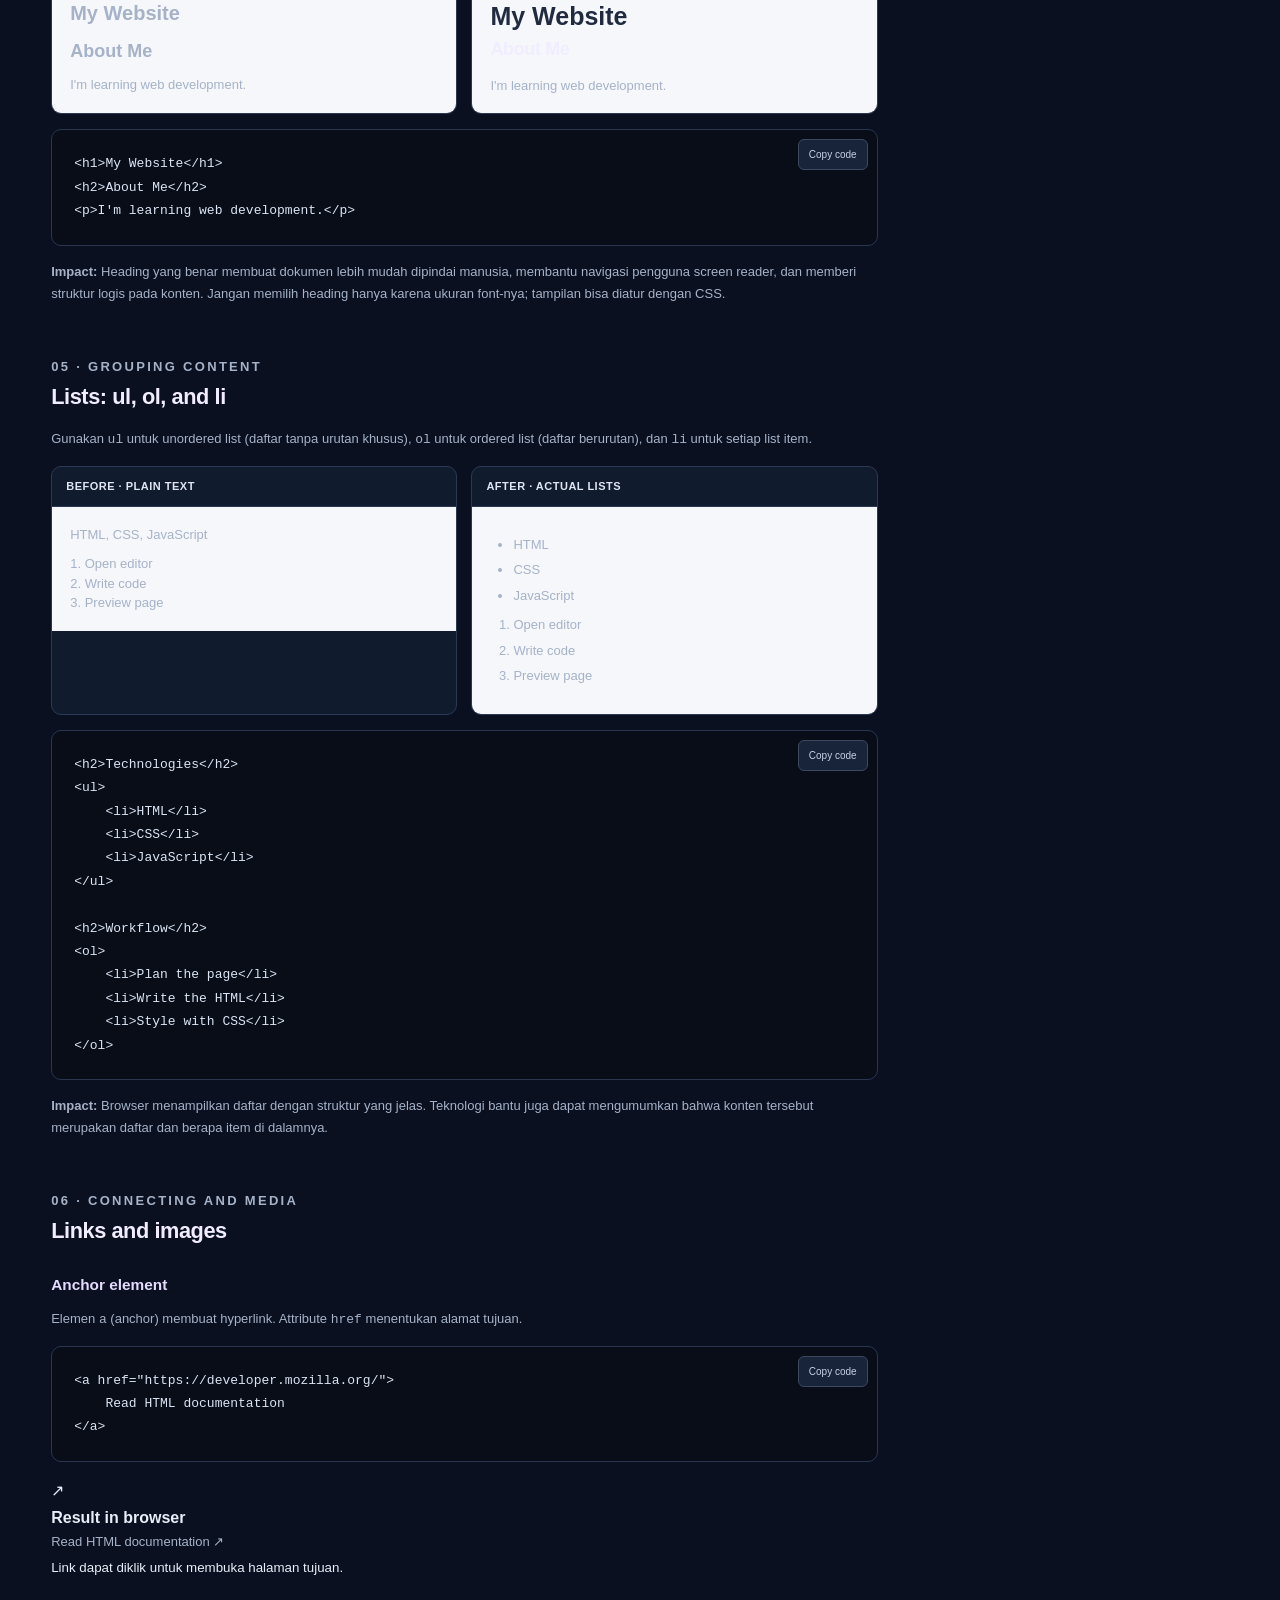
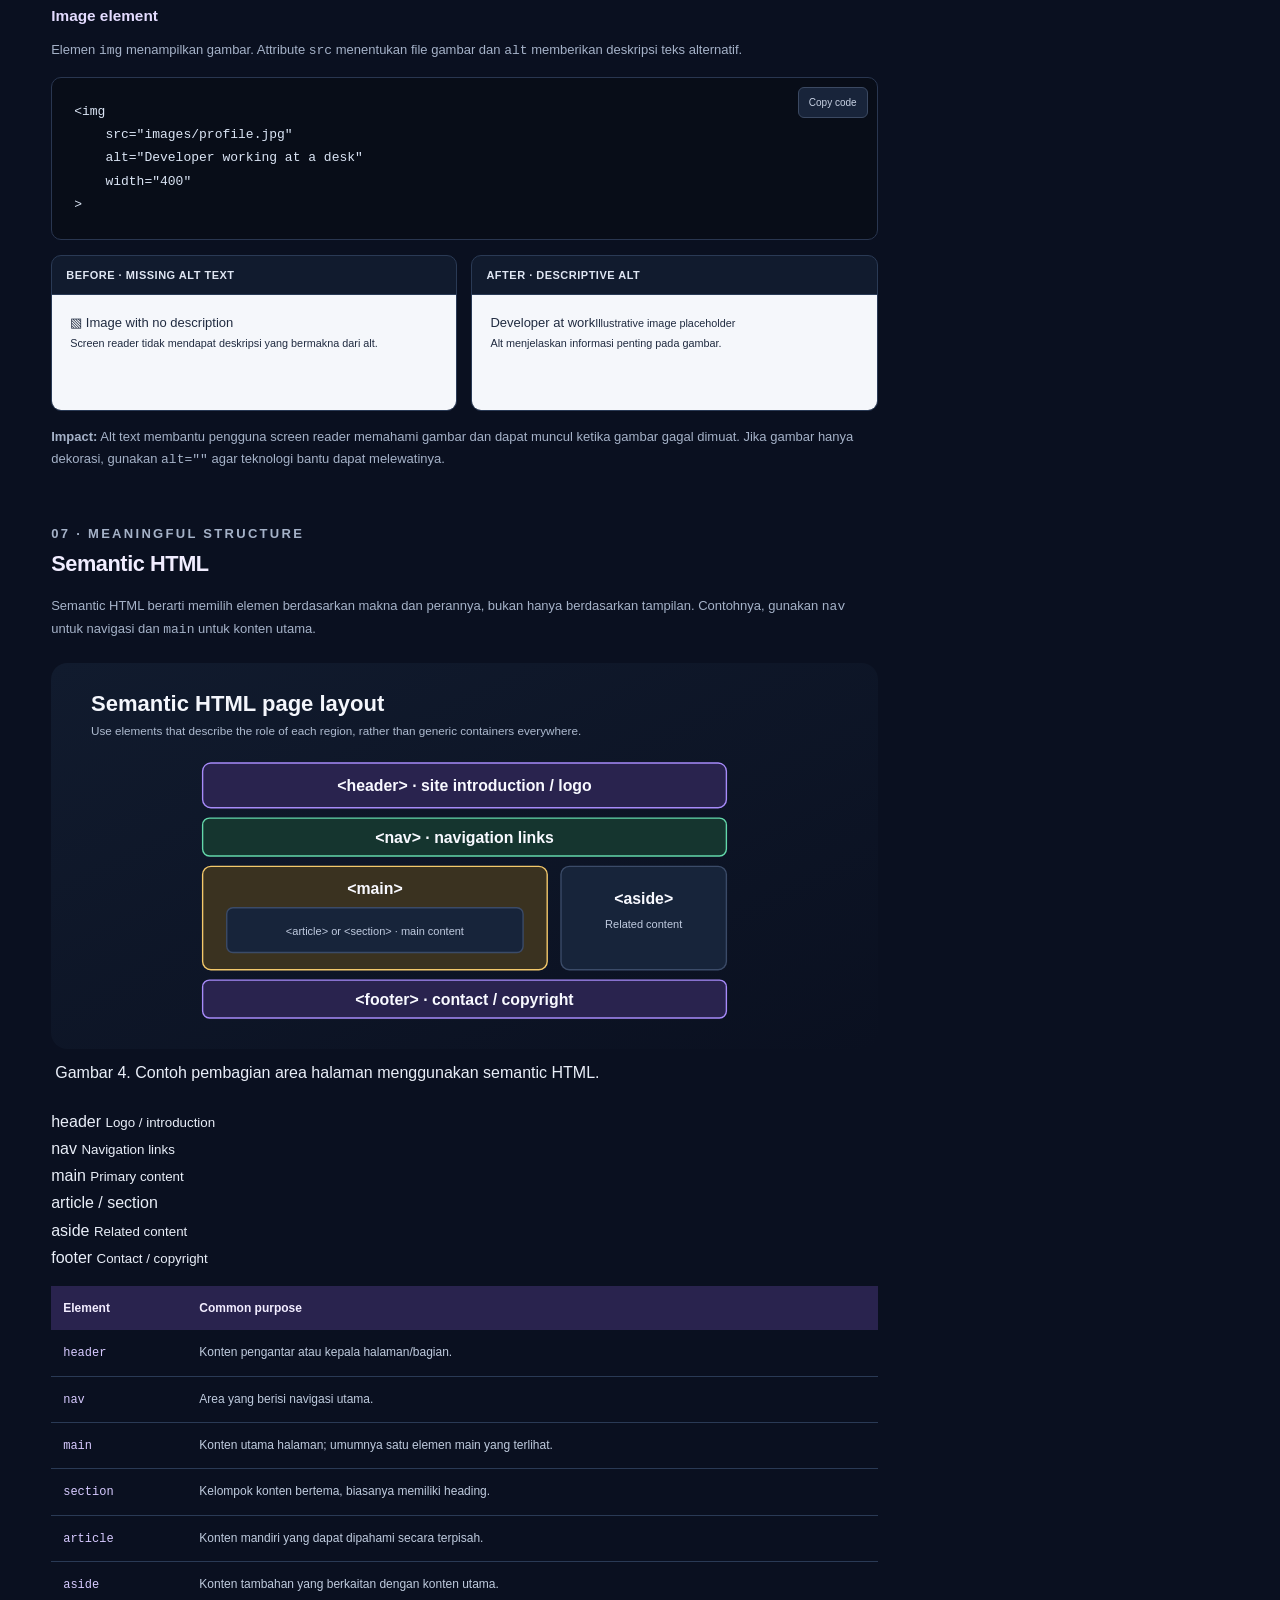
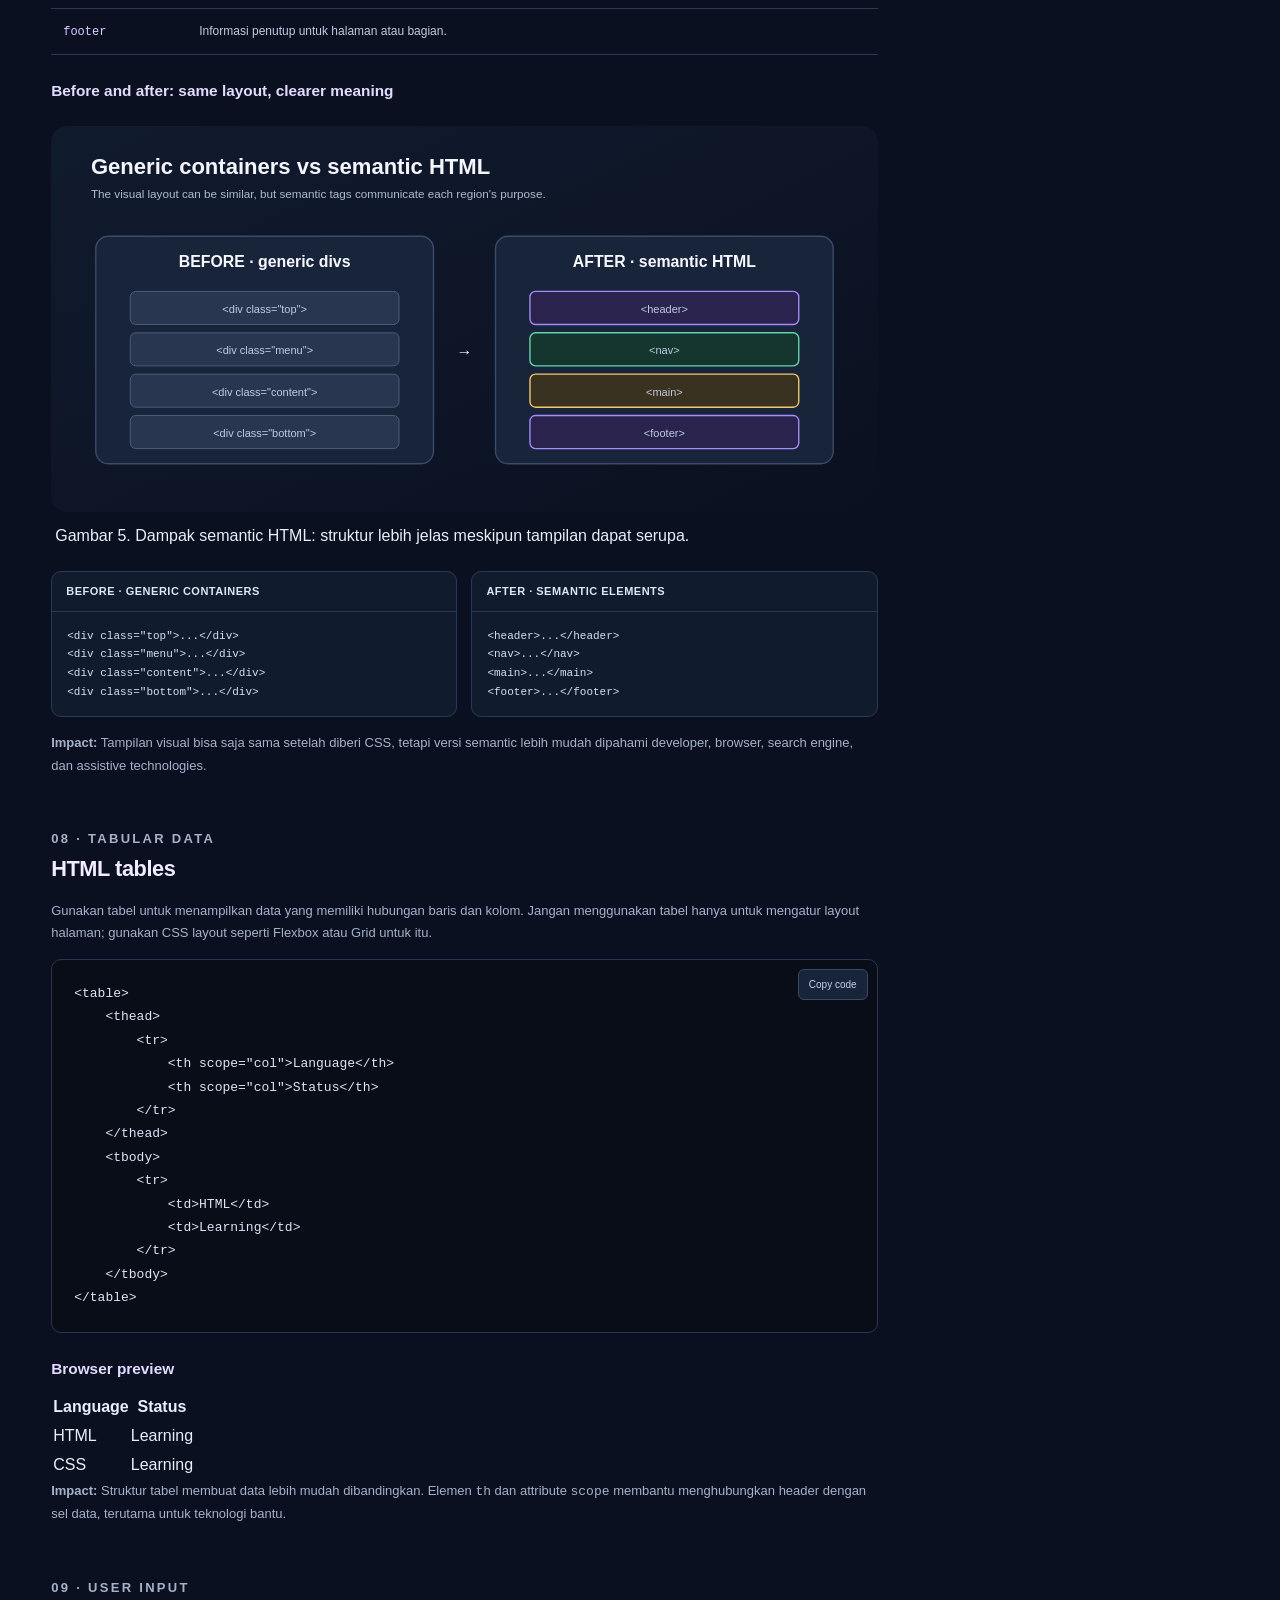
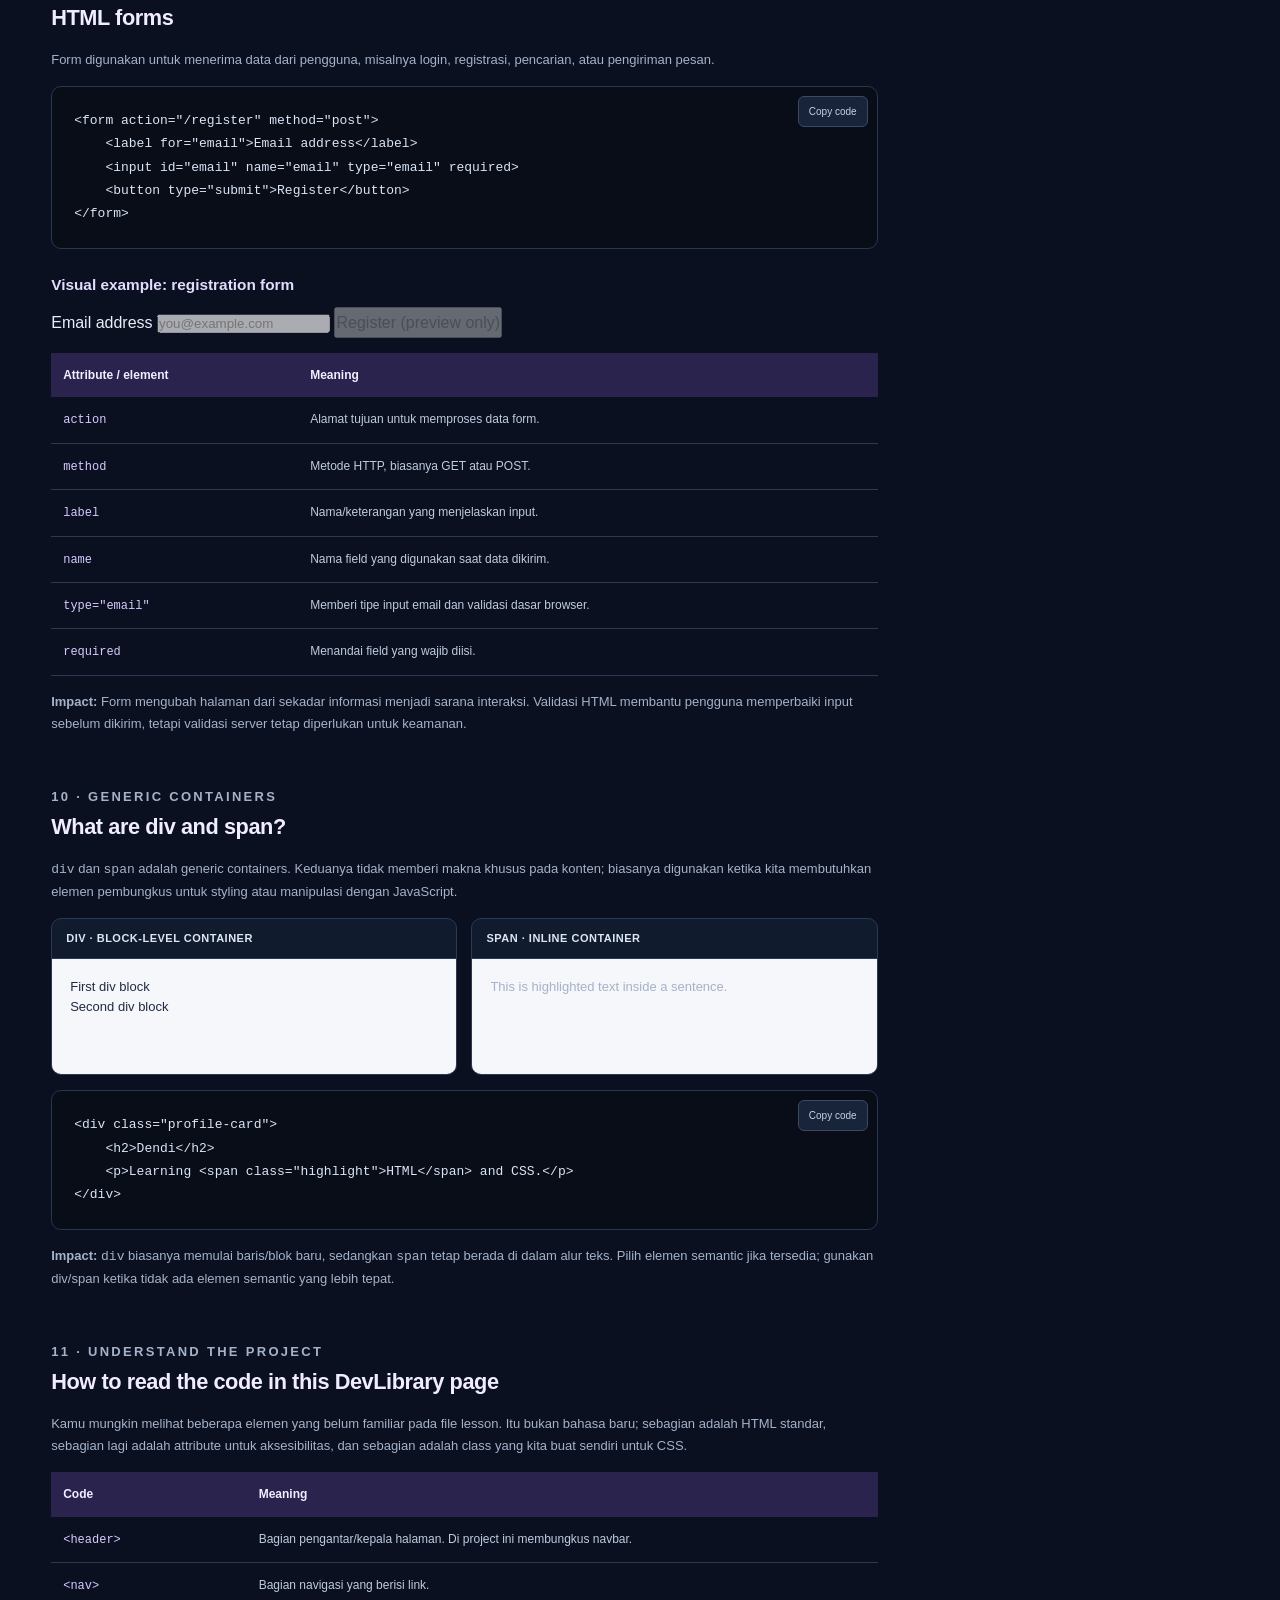
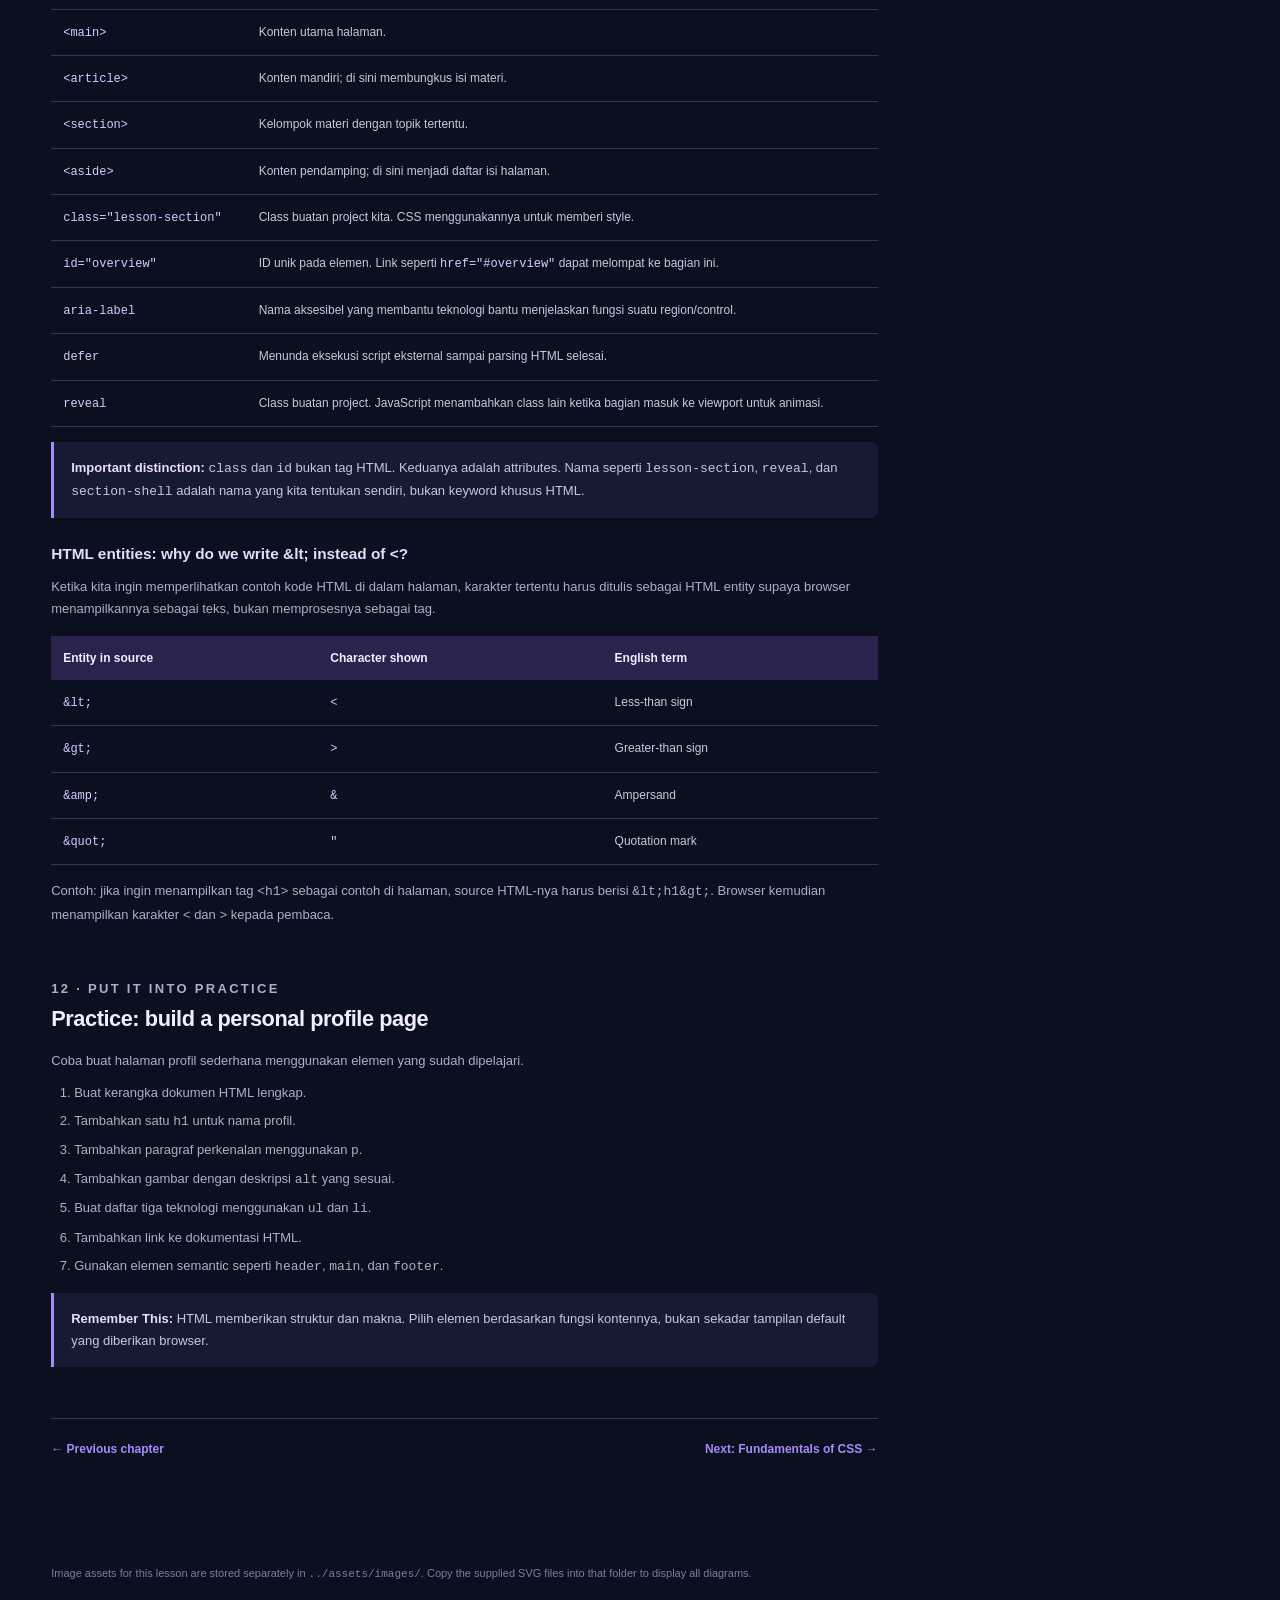
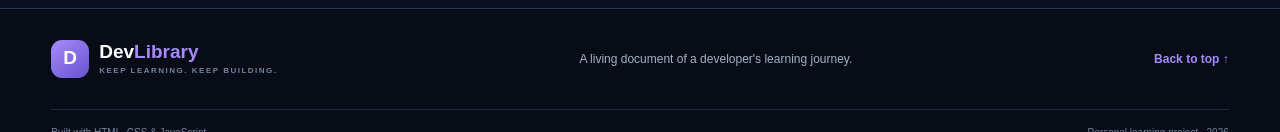
<file: lessons/Fundamentals_of_HTML.html>
<!DOCTYPE html>
<html lang="en">

<head>
  <meta charset="UTF-8">
  <meta name="viewport" content="width=device-width, initial-scale=1.0">
  <title>Fundamentals of HTML | DevLibrary</title>
  <link rel="stylesheet" href="../assets/css/style.css">
  <script src="../assets/js/app.js" defer></script>
</head>

<body id="top">
  <!-- Shared navigation: repeated in each standalone page so no server is needed. -->
  <header class="site-header">
    <nav class="navbar section-shell" aria-label="Main navigation">
      <a class="brand" href="../index.html">
        <span class="brand-mark">D</span>
        <span>Dev<span class="brand-accent">Library</span><small>PERSONAL KNOWLEDGE BASE</small></span>
      </a>
      <button class="menu-toggle" type="button" aria-label="Toggle navigation" aria-expanded="false">
        <span></span><span></span><span></span>
      </button>
      <div class="nav-links">
        <a href="../index.html">Home</a>
        <a href="../index.html#learning-path">Learning Path</a>
        <a class="active" href="Fundamentals_of_HTML.html">HTML</a>
        <a href="Fundamentals_of_CSS.html">CSS</a>
        <a class="nav-cta" href="../index.html#learning-path">All Chapters ↗</a>
      </div>
    </nav>
  </header>

  <main>
    <header class="lesson-hero">
      <div class="section-shell">
        <p class="breadcrumb"><a href="../index.html">Home</a> / Learning Path / Fundamentals of HTML</p>
        <p class="eyebrow">CHAPTER 02 · HTML FOUNDATIONS</p>
        <h1>Fundamentals of HTML</h1>
        <p>Understand how HTML describes content, builds document structure, and gives meaning to every part of a
          webpage.</p>
      </div>
    </header>

    <div class="section-shell lesson-layout">
      <article class="lesson-content">
        <section class="lesson-section reveal" id="overview">
          <p class="eyebrow">01 · THE BIG PICTURE</p>
          <h2>What is HTML?</h2>
          <p><strong>HTML (HyperText Markup Language)</strong> adalah bahasa markup yang digunakan untuk menyusun
            struktur dan makna konten halaman web. HTML memberi tahu browser apakah suatu konten merupakan judul,
            paragraf, tautan, gambar, tabel, atau formulir.</p>
          <p>HTML bukan bahasa pemrograman seperti JavaScript atau Python. HTML tidak menjalankan logika seperti
            perulangan atau perhitungan. HTML mendeskripsikan konten; CSS mengatur tampilannya; JavaScript menambahkan
            perilaku interaktif.</p>
          <figure class="diagram-card" style="margin: 22px 0;">
            <img src="../assets/images/html-css-js-roles.svg"
              alt="Diagram peran HTML untuk struktur, CSS untuk tampilan, dan JavaScript untuk perilaku website."
              style="display:block;width:100%;height:auto;border-radius:12px;">
            <figcaption class="diagram-caption" style="padding:10px 4px 0;">
              Gambar 1. HTML, CSS, dan JavaScript memiliki tanggung jawab yang saling melengkapi.
            </figcaption>
          </figure>
          <div class="concept-flow" aria-label="Peran HTML CSS dan JavaScript">
            <div class="concept-node html-node"><strong>HTML </strong><span>Structure</span><small> What is on the
                page?</small></div>
            <div class="concept-plus">+</div>
            <div class="concept-node css-node"><strong>CSS </strong><span>Presentation </span><small>How does it
                look?</small></div>
            <div class="concept-plus">+</div>
            <div class="concept-node js-node"><strong>JavaScript </strong><span>Behavior </span><small>What can it
                do?</small></div>
          </div>
          <div class="info-box"><strong>English breakdown:</strong> “HTML describes the structure and meaning of web
            content.” <em>Describes</em> = menjelaskan/mendeskripsikan; <em>structure</em> = struktur; <em>meaning</em>
            = makna; <em>content</em> = isi.</div>
          <h3>What is the impact?</h3>
          <p>Tanpa HTML, browser tidak memiliki struktur dokumen yang jelas. Dengan HTML, konten dapat dikenali, dibaca,
            diberi styling oleh CSS, dan diakses oleh teknologi bantu seperti screen reader.</p>
        </section>

        <section class="lesson-section reveal" id="document-structure">
          <p class="eyebrow">02 · DOCUMENT FOUNDATION</p>
          <h2>HTML document structure</h2>
          <p>Setiap halaman HTML umumnya memiliki kerangka dasar. Bagian <code>head</code> menyimpan informasi tentang
            dokumen, sedangkan <code>body</code> berisi konten yang ditampilkan di halaman.</p>
          <div class="code-block">
            <button class="code-copy" type="button">Copy code</button>
            <pre><code>&lt;!DOCTYPE html&gt;
&lt;html lang="en"&gt;
    &lt;head&gt;
        &lt;meta charset="UTF-8"&gt;
        &lt;meta name="viewport" content="width=device-width, initial-scale=1.0"&gt;
        &lt;title&gt;My First Page&lt;/title&gt;
    &lt;/head&gt;
    &lt;body&gt;
        &lt;h1&gt;Hello, world!&lt;/h1&gt;
        &lt;p&gt;This is my webpage.&lt;/p&gt;
    &lt;/body&gt;
&lt;/html&gt;</code></pre>
          </div>
          <figure class="diagram-card" style="margin: 22px 0;">
            <img src="../assets/images/html-document-tree.svg"
              alt="Pohon struktur dokumen HTML dari elemen html ke head dan body."
              style="display:block;width:100%;height:auto;border-radius:12px;">
            <figcaption class="diagram-caption" style="padding:10px 4px 0;">
              Gambar 2. Struktur dokumen HTML berbentuk hierarki parent dan child.
            </figcaption>
          </figure>
          <div class="diagram-card">
            <h3>Visual: document tree</h3>
            <p class="diagram-caption">HTML bersifat hierarkis: elemen dapat menjadi parent atau child dari elemen lain.
            </p>
            <div class="tree-diagram">
              <div class="tree-node tree-root">html</div>
              <div class="tree-branches">
                <div class="tree-branch">
                  <div class="tree-node tree-head">head</div>
                  <div class="tree-child">meta</div>
                  <div class="tree-child">title</div>
                </div>
                <div class="tree-branch">
                  <div class="tree-node tree-body">body</div>
                  <div class="tree-child">h1</div>
                  <div class="tree-child">p</div>
                </div>
              </div>
            </div>
          </div>
          <h3>Penjelasan setiap baris</h3>
          <div class="lesson-table-wrap">
            <table class="lesson-table">
              <thead>
                <tr>
                  <th>Code</th>
                  <th>Purpose / Fungsi</th>
                  <th>Impact</th>
                </tr>
              </thead>
              <tbody>
                <tr>
                  <td><code>&lt;!DOCTYPE html&gt;</code></td>
                  <td>Mendeklarasikan dokumen sebagai HTML modern (HTML5).</td>
                  <td>Browser menggunakan mode standar untuk merender halaman.</td>
                </tr>
                <tr>
                  <td><code>&lt;html lang="en"&gt;</code></td>
                  <td>Elemen root; <code>lang</code> menyatakan bahasa utama dokumen.</td>
                  <td>Screen reader dan mesin pencari dapat memahami bahasa halaman.</td>
                </tr>
                <tr>
                  <td><code>&lt;head&gt;</code></td>
                  <td>Tempat metadata, judul tab, stylesheet, dan informasi dokumen.</td>
                  <td>Informasi ini membantu browser menyiapkan halaman.</td>
                </tr>
                <tr>
                  <td><code>&lt;meta charset="UTF-8"&gt;</code></td>
                  <td>Menentukan encoding karakter.</td>
                  <td>Karakter seperti é, simbol, dan huruf non-Latin dapat ditampilkan dengan benar.</td>
                </tr>
                <tr>
                  <td><code>meta viewport</code></td>
                  <td>Mengatur lebar viewport agar mengikuti lebar perangkat.</td>
                  <td>Layout tidak diperkecil seperti halaman desktop pada ponsel.</td>
                </tr>
                <tr>
                  <td><code>&lt;title&gt;</code></td>
                  <td>Menentukan judul tab browser.</td>
                  <td>Judul muncul di tab dan dapat digunakan mesin pencari.</td>
                </tr>
                <tr>
                  <td><code>&lt;body&gt;</code></td>
                  <td>Menampung konten halaman yang terlihat.</td>
                  <td>Tempat heading, paragraf, gambar, form, dan konten lainnya.</td>
                </tr>
              </tbody>
            </table>
          </div>
          <div class="info-box"><strong>Remember:</strong> <code>defer</code> pada tag <code>&lt;script&gt;</code>
            berarti file JavaScript diunduh saat HTML diparsing, lalu dijalankan setelah parsing HTML selesai. Kita
            menggunakannya agar script tidak menghalangi pembacaan dokumen.</div>
        </section>

        <section class="lesson-section reveal" id="tags-elements">
          <p class="eyebrow">03 · HTML SYNTAX</p>
          <h2>Tags, elements, and attributes</h2>
          <p>Ketiga istilah ini berkaitan, tetapi artinya berbeda. <strong>Tag</strong> adalah penanda di dalam tanda
            kurung sudut. <strong>Element</strong> adalah satu kesatuan elemen HTML. <strong>Attribute</strong>
            memberikan informasi tambahan pada elemen.</p>
          <figure class="diagram-card" style="margin: 22px 0;">
            <img src="../assets/images/html-element-anatomy.svg"
              alt="Anatomi elemen anchor HTML yang menunjukkan opening tag, attribute, content, dan closing tag."
              style="display:block;width:100%;height:auto;border-radius:12px;">
            <figcaption class="diagram-caption" style="padding:10px 4px 0;">
              Gambar 3. Bagian-bagian yang membentuk sebuah HTML element.
            </figcaption>
          </figure>
          <div class="anatomy-card">
            <h3>Anatomy of an HTML element</h3>
            <div class="element-anatomy"><span class="anatomy-tag">&lt;a</span><span
                class="anatomy-attribute">href="/about"</span><span class="anatomy-tag">&gt;</span><span
                class="anatomy-content">About us</span><span class="anatomy-tag">&lt;/a&gt;</span></div>
            <div class="anatomy-labels"><span>Opening tag</span><span>Attribute</span><span>Content</span><span>Closing
                tag</span></div>
          </div>
          <div class="lesson-table-wrap">
            <table class="lesson-table">
              <thead>
                <tr>
                  <th>Term</th>
                  <th>Example</th>
                  <th>Explanation</th>
                </tr>
              </thead>
              <tbody>
                <tr>
                  <td>Opening tag</td>
                  <td><code>&lt;p&gt;</code></td>
                  <td>Penanda awal elemen.</td>
                </tr>
                <tr>
                  <td>Closing tag</td>
                  <td><code>&lt;/p&gt;</code></td>
                  <td>Penanda akhir elemen; biasanya memiliki garis miring.</td>
                </tr>
                <tr>
                  <td>Content</td>
                  <td><code>Hello world</code></td>
                  <td>Isi yang berada di antara tag.</td>
                </tr>
                <tr>
                  <td>Element</td>
                  <td><code>&lt;p&gt;Hello&lt;/p&gt;</code></td>
                  <td>Gabungan opening tag, content, dan closing tag.</td>
                </tr>
                <tr>
                  <td>Attribute</td>
                  <td><code>href="/about"</code></td>
                  <td>Informasi tambahan di opening tag.</td>
                </tr>
                <tr>
                  <td>Void element</td>
                  <td><code>&lt;img&gt;</code></td>
                  <td>Elemen yang tidak memiliki closing tag dan tidak membungkus konten.</td>
                </tr>
              </tbody>
            </table>
          </div>
          <div class="code-block"><button class="code-copy" type="button">Copy code</button>
            <pre><code>&lt;a href="https://example.com" target="_blank" rel="noopener noreferrer"&gt;
    Visit example
&lt;/a&gt;</code></pre>
          </div>
          <p><code>href</code>, <code>target</code>, dan <code>rel</code> adalah attribute. Mereka memberi informasi
            tentang tujuan link, cara membuka link, dan relasi keamanan link.</p>
          <div class="info-box"><strong>English vocabulary:</strong> <em>attribute</em> = atribut/informasi tambahan;
            <em>content</em> = isi; <em>nested element</em> = elemen yang berada di dalam elemen lain; <em>parent</em> =
            induk; <em>child</em> = anak.</div>
        </section>

        <section class="lesson-section reveal" id="headings-text">
          <p class="eyebrow">04 · TEXT CONTENT</p>
          <h2>Headings and paragraphs</h2>
          <p>Heading digunakan untuk membangun hierarki judul. HTML menyediakan enam tingkat heading, dari
            <code>h1</code> yang paling penting hingga <code>h6</code>. Paragraf menggunakan elemen <code>p</code>.</p>
          <div class="before-after">
            <div class="example-card">
              <h4>Before · no clear hierarchy</h4>
              <div class="preview">
                <p style="font-size:20px;font-weight:bold">My Website</p>
                <p style="font-size:18px;font-weight:bold">About Me</p>
                <p>I'm learning web development.</p>
              </div>
            </div>
            <div class="example-card">
              <h4>After · semantic headings</h4>
              <div class="preview">
                <h1 style="font-size:25px">My Website</h1>
                <h2 style="font-size:18px">About Me</h2>
                <p>I'm learning web development.</p>
              </div>
            </div>
          </div>
          <div class="code-block"><button class="code-copy" type="button">Copy code</button>
            <pre><code>&lt;h1&gt;My Website&lt;/h1&gt;
&lt;h2&gt;About Me&lt;/h2&gt;
&lt;p&gt;I'm learning web development.&lt;/p&gt;</code></pre>
          </div>
          <p><strong>Impact:</strong> Heading yang benar membuat dokumen lebih mudah dipindai manusia, membantu navigasi
            pengguna screen reader, dan memberi struktur logis pada konten. Jangan memilih heading hanya karena ukuran
            font-nya; tampilan bisa diatur dengan CSS.</p>
        </section>

        <section class="lesson-section reveal" id="lists">
          <p class="eyebrow">05 · GROUPING CONTENT</p>
          <h2>Lists: ul, ol, and li</h2>
          <p>Gunakan <code>ul</code> untuk unordered list (daftar tanpa urutan khusus), <code>ol</code> untuk ordered
            list (daftar berurutan), dan <code>li</code> untuk setiap list item.</p>
          <div class="before-after">
            <div class="example-card">
              <h4>Before · plain text</h4>
              <div class="preview">
                <p>HTML, CSS, JavaScript</p>
                <p>1. Open editor<br>2. Write code<br>3. Preview page</p>
              </div>
            </div>
            <div class="example-card">
              <h4>After · actual lists</h4>
              <div class="preview">
                <ul>
                  <li>HTML</li>
                  <li>CSS</li>
                  <li>JavaScript</li>
                </ul>
                <ol>
                  <li>Open editor</li>
                  <li>Write code</li>
                  <li>Preview page</li>
                </ol>
              </div>
            </div>
          </div>
          <div class="code-block"><button class="code-copy" type="button">Copy code</button>
            <pre><code>&lt;h2&gt;Technologies&lt;/h2&gt;
&lt;ul&gt;
    &lt;li&gt;HTML&lt;/li&gt;
    &lt;li&gt;CSS&lt;/li&gt;
    &lt;li&gt;JavaScript&lt;/li&gt;
&lt;/ul&gt;

&lt;h2&gt;Workflow&lt;/h2&gt;
&lt;ol&gt;
    &lt;li&gt;Plan the page&lt;/li&gt;
    &lt;li&gt;Write the HTML&lt;/li&gt;
    &lt;li&gt;Style with CSS&lt;/li&gt;
&lt;/ol&gt;</code></pre>
          </div>
          <p><strong>Impact:</strong> Browser menampilkan daftar dengan struktur yang jelas. Teknologi bantu juga dapat
            mengumumkan bahwa konten tersebut merupakan daftar dan berapa item di dalamnya.</p>
        </section>

        <section class="lesson-section reveal" id="links-images">
          <p class="eyebrow">06 · CONNECTING AND MEDIA</p>
          <h2>Links and images</h2>
          <h3>Anchor element</h3>
          <p>Elemen <code>a</code> (anchor) membuat hyperlink. Attribute <code>href</code> menentukan alamat tujuan.</p>
          <div class="code-block"><button class="code-copy" type="button">Copy code</button>
            <pre><code>&lt;a href="https://developer.mozilla.org/"&gt;
    Read HTML documentation
&lt;/a&gt;</code></pre>
          </div>
          <div class="impact-row"><span class="impact-icon">↗</span>
            <div><strong>Result in browser</strong>
              <p><a class="demo-link" href="https://developer.mozilla.org/" target="_blank"
                  rel="noopener noreferrer">Read HTML documentation ↗</a></p><small>Link dapat diklik untuk membuka
                halaman tujuan.</small>
            </div>
          </div>
          <h3>Image element</h3>
          <p>Elemen <code>img</code> menampilkan gambar. Attribute <code>src</code> menentukan file gambar dan
            <code>alt</code> memberikan deskripsi teks alternatif.</p>
          <div class="code-block"><button class="code-copy" type="button">Copy code</button>
            <pre><code>&lt;img
    src="images/profile.jpg"
    alt="Developer working at a desk"
    width="400"
&gt;</code></pre>
          </div>
          <div class="before-after">
            <div class="example-card">
              <h4>Before · missing alt text</h4>
              <div class="preview">
                <div class="broken-image">▧ Image with no description</div><small>Screen reader tidak mendapat deskripsi
                  yang bermakna dari alt.</small>
              </div>
            </div>
            <div class="example-card">
              <h4>After · descriptive alt</h4>
              <div class="preview">
                <div class="image-placeholder"><span>Developer at work</span><small>Illustrative image
                    placeholder</small></div><small>Alt menjelaskan informasi penting pada gambar.</small>
              </div>
            </div>
          </div>
          <p><strong>Impact:</strong> Alt text membantu pengguna screen reader memahami gambar dan dapat muncul ketika
            gambar gagal dimuat. Jika gambar hanya dekorasi, gunakan <code>alt=""</code> agar teknologi bantu dapat
            melewatinya.</p>
        </section>

        <section class="lesson-section reveal" id="semantic">
          <p class="eyebrow">07 · MEANINGFUL STRUCTURE</p>
          <h2>Semantic HTML</h2>
          <p>Semantic HTML berarti memilih elemen berdasarkan makna dan perannya, bukan hanya berdasarkan tampilan.
            Contohnya, gunakan <code>nav</code> untuk navigasi dan <code>main</code> untuk konten utama.</p>
          <figure class="diagram-card" style="margin: 22px 0;">
            <img src="../assets/images/semantic-html-layout.svg"
              alt="Diagram layout semantic HTML yang terdiri dari header, nav, main, aside, dan footer."
              style="display:block;width:100%;height:auto;border-radius:12px;">
            <figcaption class="diagram-caption" style="padding:10px 4px 0;">
              Gambar 4. Contoh pembagian area halaman menggunakan semantic HTML.
            </figcaption>
          </figure>
          <div class="semantic-layout" aria-label="Illustration of semantic webpage regions">
            <div class="semantic-header">header <small>Logo / introduction</small></div>
            <div class="semantic-nav">nav <small>Navigation links</small></div>
            <div class="semantic-columns">
              <div class="semantic-main">main <small>Primary content</small>
                <div class="semantic-article">article / section</div>
              </div>
              <div class="semantic-aside">aside <small>Related content</small></div>
            </div>
            <div class="semantic-footer">footer <small>Contact / copyright</small></div>
          </div>
          <div class="lesson-table-wrap">
            <table class="lesson-table">
              <thead>
                <tr>
                  <th>Element</th>
                  <th>Common purpose</th>
                </tr>
              </thead>
              <tbody>
                <tr>
                  <td><code>header</code></td>
                  <td>Konten pengantar atau kepala halaman/bagian.</td>
                </tr>
                <tr>
                  <td><code>nav</code></td>
                  <td>Area yang berisi navigasi utama.</td>
                </tr>
                <tr>
                  <td><code>main</code></td>
                  <td>Konten utama halaman; umumnya satu elemen main yang terlihat.</td>
                </tr>
                <tr>
                  <td><code>section</code></td>
                  <td>Kelompok konten bertema, biasanya memiliki heading.</td>
                </tr>
                <tr>
                  <td><code>article</code></td>
                  <td>Konten mandiri yang dapat dipahami secara terpisah.</td>
                </tr>
                <tr>
                  <td><code>aside</code></td>
                  <td>Konten tambahan yang berkaitan dengan konten utama.</td>
                </tr>
                <tr>
                  <td><code>footer</code></td>
                  <td>Informasi penutup untuk halaman atau bagian.</td>
                </tr>
              </tbody>
            </table>
          </div>
          <h3>Before and after: same layout, clearer meaning</h3>
          <figure class="diagram-card" style="margin: 22px 0;">
            <img src="../assets/images/semantic-before-after.svg"
              alt="Perbandingan generic div containers dan semantic HTML elements."
              style="display:block;width:100%;height:auto;border-radius:12px;">
            <figcaption class="diagram-caption" style="padding:10px 4px 0;">
              Gambar 5. Dampak semantic HTML: struktur lebih jelas meskipun tampilan dapat serupa.
            </figcaption>
          </figure>
          <div class="before-after">
            <div class="example-card">
              <h4>Before · generic containers</h4>
              <pre>&lt;div class="top"&gt;...&lt;/div&gt;
&lt;div class="menu"&gt;...&lt;/div&gt;
&lt;div class="content"&gt;...&lt;/div&gt;
&lt;div class="bottom"&gt;...&lt;/div&gt;</pre>
            </div>
            <div class="example-card">
              <h4>After · semantic elements</h4>
              <pre>&lt;header&gt;...&lt;/header&gt;
&lt;nav&gt;...&lt;/nav&gt;
&lt;main&gt;...&lt;/main&gt;
&lt;footer&gt;...&lt;/footer&gt;</pre>
            </div>
          </div>
          <p><strong>Impact:</strong> Tampilan visual bisa saja sama setelah diberi CSS, tetapi versi semantic lebih
            mudah dipahami developer, browser, search engine, dan assistive technologies.</p>
        </section>

        <section class="lesson-section reveal" id="tables">
          <p class="eyebrow">08 · TABULAR DATA</p>
          <h2>HTML tables</h2>
          <p>Gunakan tabel untuk menampilkan data yang memiliki hubungan baris dan kolom. Jangan menggunakan tabel hanya
            untuk mengatur layout halaman; gunakan CSS layout seperti Flexbox atau Grid untuk itu.</p>
          <div class="code-block"><button class="code-copy" type="button">Copy code</button>
            <pre><code>&lt;table&gt;
    &lt;thead&gt;
        &lt;tr&gt;
            &lt;th scope="col"&gt;Language&lt;/th&gt;
            &lt;th scope="col"&gt;Status&lt;/th&gt;
        &lt;/tr&gt;
    &lt;/thead&gt;
    &lt;tbody&gt;
        &lt;tr&gt;
            &lt;td&gt;HTML&lt;/td&gt;
            &lt;td&gt;Learning&lt;/td&gt;
        &lt;/tr&gt;
    &lt;/tbody&gt;
&lt;/table&gt;</code></pre>
          </div>
          <h3>Browser preview</h3>
          <div class="preview-table-wrap">
            <table class="preview-table">
              <thead>
                <tr>
                  <th scope="col">Language</th>
                  <th scope="col">Status</th>
                </tr>
              </thead>
              <tbody>
                <tr>
                  <td>HTML</td>
                  <td><span class="status-pill">Learning</span></td>
                </tr>
                <tr>
                  <td>CSS</td>
                  <td><span class="status-pill">Learning</span></td>
                </tr>
              </tbody>
            </table>
          </div>
          <p><strong>Impact:</strong> Struktur tabel membuat data lebih mudah dibandingkan. Elemen <code>th</code> dan
            attribute <code>scope</code> membantu menghubungkan header dengan sel data, terutama untuk teknologi bantu.
          </p>
        </section>

        <section class="lesson-section reveal" id="forms">
          <p class="eyebrow">09 · USER INPUT</p>
          <h2>HTML forms</h2>
          <p>Form digunakan untuk menerima data dari pengguna, misalnya login, registrasi, pencarian, atau pengiriman
            pesan.</p>
          <div class="code-block"><button class="code-copy" type="button">Copy code</button>
            <pre><code>&lt;form action="/register" method="post"&gt;
    &lt;label for="email"&gt;Email address&lt;/label&gt;
    &lt;input id="email" name="email" type="email" required&gt;
    &lt;button type="submit"&gt;Register&lt;/button&gt;
&lt;/form&gt;</code></pre>
          </div>
          <div class="form-demo">
            <h3>Visual example: registration form</h3>
            <label for="demo-email">Email address</label>
            <input id="demo-email" type="email" placeholder="you@example.com" disabled>
            <button type="button" disabled>Register (preview only)</button>
          </div>
          <div class="lesson-table-wrap">
            <table class="lesson-table">
              <thead>
                <tr>
                  <th>Attribute / element</th>
                  <th>Meaning</th>
                </tr>
              </thead>
              <tbody>
                <tr>
                  <td><code>action</code></td>
                  <td>Alamat tujuan untuk memproses data form.</td>
                </tr>
                <tr>
                  <td><code>method</code></td>
                  <td>Metode HTTP, biasanya GET atau POST.</td>
                </tr>
                <tr>
                  <td><code>label</code></td>
                  <td>Nama/keterangan yang menjelaskan input.</td>
                </tr>
                <tr>
                  <td><code>name</code></td>
                  <td>Nama field yang digunakan saat data dikirim.</td>
                </tr>
                <tr>
                  <td><code>type="email"</code></td>
                  <td>Memberi tipe input email dan validasi dasar browser.</td>
                </tr>
                <tr>
                  <td><code>required</code></td>
                  <td>Menandai field yang wajib diisi.</td>
                </tr>
              </tbody>
            </table>
          </div>
          <p><strong>Impact:</strong> Form mengubah halaman dari sekadar informasi menjadi sarana interaksi. Validasi
            HTML membantu pengguna memperbaiki input sebelum dikirim, tetapi validasi server tetap diperlukan untuk
            keamanan.</p>
        </section>

        <section class="lesson-section reveal" id="div-span">
          <p class="eyebrow">10 · GENERIC CONTAINERS</p>
          <h2>What are div and span?</h2>
          <p><code>div</code> dan <code>span</code> adalah generic containers. Keduanya tidak memberi makna khusus pada
            konten; biasanya digunakan ketika kita membutuhkan elemen pembungkus untuk styling atau manipulasi dengan
            JavaScript.</p>
          <div class="before-after">
            <div class="example-card">
              <h4>div · block-level container</h4>
              <div class="preview">
                <div class="demo-div">First div block</div>
                <div class="demo-div">Second div block</div>
              </div>
            </div>
            <div class="example-card">
              <h4>span · inline container</h4>
              <div class="preview">
                <p>This is <span class="demo-span">highlighted text</span> inside a sentence.</p>
              </div>
            </div>
          </div>
          <div class="code-block"><button class="code-copy" type="button">Copy code</button>
            <pre><code>&lt;div class="profile-card"&gt;
    &lt;h2&gt;Dendi&lt;/h2&gt;
    &lt;p&gt;Learning &lt;span class="highlight"&gt;HTML&lt;/span&gt; and CSS.&lt;/p&gt;
&lt;/div&gt;</code></pre>
          </div>
          <p><strong>Impact:</strong> <code>div</code> biasanya memulai baris/blok baru, sedangkan <code>span</code>
            tetap berada di dalam alur teks. Pilih elemen semantic jika tersedia; gunakan div/span ketika tidak ada
            elemen semantic yang lebih tepat.</p>
        </section>

        <section class="lesson-section reveal" id="reading-code">
          <p class="eyebrow">11 · UNDERSTAND THE PROJECT</p>
          <h2>How to read the code in this DevLibrary page</h2>
          <p>Kamu mungkin melihat beberapa elemen yang belum familiar pada file lesson. Itu bukan bahasa baru; sebagian
            adalah HTML standar, sebagian lagi adalah attribute untuk aksesibilitas, dan sebagian adalah class yang kita
            buat sendiri untuk CSS.</p>
          <div class="lesson-table-wrap">
            <table class="lesson-table">
              <thead>
                <tr>
                  <th>Code</th>
                  <th>Meaning</th>
                </tr>
              </thead>
              <tbody>
                <tr>
                  <td><code>&lt;header&gt;</code></td>
                  <td>Bagian pengantar/kepala halaman. Di project ini membungkus navbar.</td>
                </tr>
                <tr>
                  <td><code>&lt;nav&gt;</code></td>
                  <td>Bagian navigasi yang berisi link.</td>
                </tr>
                <tr>
                  <td><code>&lt;main&gt;</code></td>
                  <td>Konten utama halaman.</td>
                </tr>
                <tr>
                  <td><code>&lt;article&gt;</code></td>
                  <td>Konten mandiri; di sini membungkus isi materi.</td>
                </tr>
                <tr>
                  <td><code>&lt;section&gt;</code></td>
                  <td>Kelompok materi dengan topik tertentu.</td>
                </tr>
                <tr>
                  <td><code>&lt;aside&gt;</code></td>
                  <td>Konten pendamping; di sini menjadi daftar isi halaman.</td>
                </tr>
                <tr>
                  <td><code>class="lesson-section"</code></td>
                  <td>Class buatan project kita. CSS menggunakannya untuk memberi style.</td>
                </tr>
                <tr>
                  <td><code>id="overview"</code></td>
                  <td>ID unik pada elemen. Link seperti <code>href="#overview"</code> dapat melompat ke bagian ini.</td>
                </tr>
                <tr>
                  <td><code>aria-label</code></td>
                  <td>Nama aksesibel yang membantu teknologi bantu menjelaskan fungsi suatu region/control.</td>
                </tr>
                <tr>
                  <td><code>defer</code></td>
                  <td>Menunda eksekusi script eksternal sampai parsing HTML selesai.</td>
                </tr>
                <tr>
                  <td><code>reveal</code></td>
                  <td>Class buatan project. JavaScript menambahkan class lain ketika bagian masuk ke viewport untuk
                    animasi.</td>
                </tr>
              </tbody>
            </table>
          </div>
          <div class="info-box"><strong>Important distinction:</strong> <code>class</code> dan <code>id</code> bukan tag
            HTML. Keduanya adalah attributes. Nama seperti <code>lesson-section</code>, <code>reveal</code>, dan
            <code>section-shell</code> adalah nama yang kita tentukan sendiri, bukan keyword khusus HTML.</div>
          <h3>HTML entities: why do we write &amp;lt; instead of &lt;?</h3>
          <p>Ketika kita ingin memperlihatkan contoh kode HTML di dalam halaman, karakter tertentu harus ditulis sebagai
            HTML entity supaya browser menampilkannya sebagai teks, bukan memprosesnya sebagai tag.</p>
          <div class="lesson-table-wrap">
            <table class="lesson-table">
              <thead>
                <tr>
                  <th>Entity in source</th>
                  <th>Character shown</th>
                  <th>English term</th>
                </tr>
              </thead>
              <tbody>
                <tr>
                  <td><code>&amp;lt;</code></td>
                  <td><code>&lt;</code></td>
                  <td>Less-than sign</td>
                </tr>
                <tr>
                  <td><code>&amp;gt;</code></td>
                  <td><code>&gt;</code></td>
                  <td>Greater-than sign</td>
                </tr>
                <tr>
                  <td><code>&amp;amp;</code></td>
                  <td><code>&amp;</code></td>
                  <td>Ampersand</td>
                </tr>
                <tr>
                  <td><code>&amp;quot;</code></td>
                  <td><code>"</code></td>
                  <td>Quotation mark</td>
                </tr>
              </tbody>
            </table>
          </div>
          <p>Contoh: jika ingin menampilkan tag <code>&lt;h1&gt;</code> sebagai contoh di halaman, source HTML-nya harus
            berisi <code>&amp;lt;h1&amp;gt;</code>. Browser kemudian menampilkan karakter <code>&lt;</code> dan
            <code>&gt;</code> kepada pembaca.</p>
        </section>

        <section class="lesson-section reveal" id="practice">
          <p class="eyebrow">12 · PUT IT INTO PRACTICE</p>
          <h2>Practice: build a personal profile page</h2>
          <p>Coba buat halaman profil sederhana menggunakan elemen yang sudah dipelajari.</p>
          <ol>
            <li>Buat kerangka dokumen HTML lengkap.</li>
            <li>Tambahkan satu <code>h1</code> untuk nama profil.</li>
            <li>Tambahkan paragraf perkenalan menggunakan <code>p</code>.</li>
            <li>Tambahkan gambar dengan deskripsi <code>alt</code> yang sesuai.</li>
            <li>Buat daftar tiga teknologi menggunakan <code>ul</code> dan <code>li</code>.</li>
            <li>Tambahkan link ke dokumentasi HTML.</li>
            <li>Gunakan elemen semantic seperti <code>header</code>, <code>main</code>, dan <code>footer</code>.</li>
          </ol>
          <div class="info-box"><strong>Remember This:</strong> HTML memberikan struktur dan makna. Pilih elemen
            berdasarkan fungsi kontennya, bukan sekadar tampilan default yang diberikan browser.</div>
        </section>

        <nav class="chapter-nav" aria-label="Chapter navigation">
          <a href="Welcome_to_the_Full_Stack_Engineer_Path.html">← Previous chapter</a>
          <a href="Fundamentals_of_CSS.html">Next: Fundamentals of CSS →</a>
        </nav>
      </article>

      <aside class="lesson-aside">
        <h3>ON THIS PAGE</h3>
        <nav aria-label="Table of contents">
          <a href="#overview">What is HTML?</a>
          <a href="#document-structure">Document structure</a>
          <a href="#tags-elements">Tags and attributes</a>
          <a href="#headings-text">Headings and paragraphs</a>
          <a href="#lists">Lists</a>
          <a href="#links-images">Links and images</a>
          <a href="#semantic">Semantic HTML</a>
          <a href="#tables">HTML tables</a>
          <a href="#forms">Forms</a>
          <a href="#div-span">div and span</a>
          <a href="#reading-code">Reading this project</a>
          <a href="#practice">Practice task</a>
        </nav>
      </aside>
    </div>
    <div class="section-shell" style="padding-bottom:24px;">
      <p class="fine-print">Image assets for this lesson are stored separately in <code>../assets/images/</code>. Copy
        the supplied SVG files into that folder to display all diagrams.</p>
    </div>
  </main>

  <footer class="site-footer">
    <div class="section-shell footer-inner">
      <a class="brand" href="../index.html">
        <span class="brand-mark">D</span>
        <span>Dev<span class="brand-accent">Library</span><small>KEEP LEARNING. KEEP BUILDING.</small></span>
      </a>
      <p>A living document of a developer's learning journey.</p>
      <a class="back-top" href="#top">Back to top ↑</a>
    </div>
    <div class="section-shell footer-bottom">
      <span>Built with HTML, CSS &amp; JavaScript</span>
      <span>Personal learning project · 2026</span>
    </div>
  </footer>
</body>

</html>
</file>
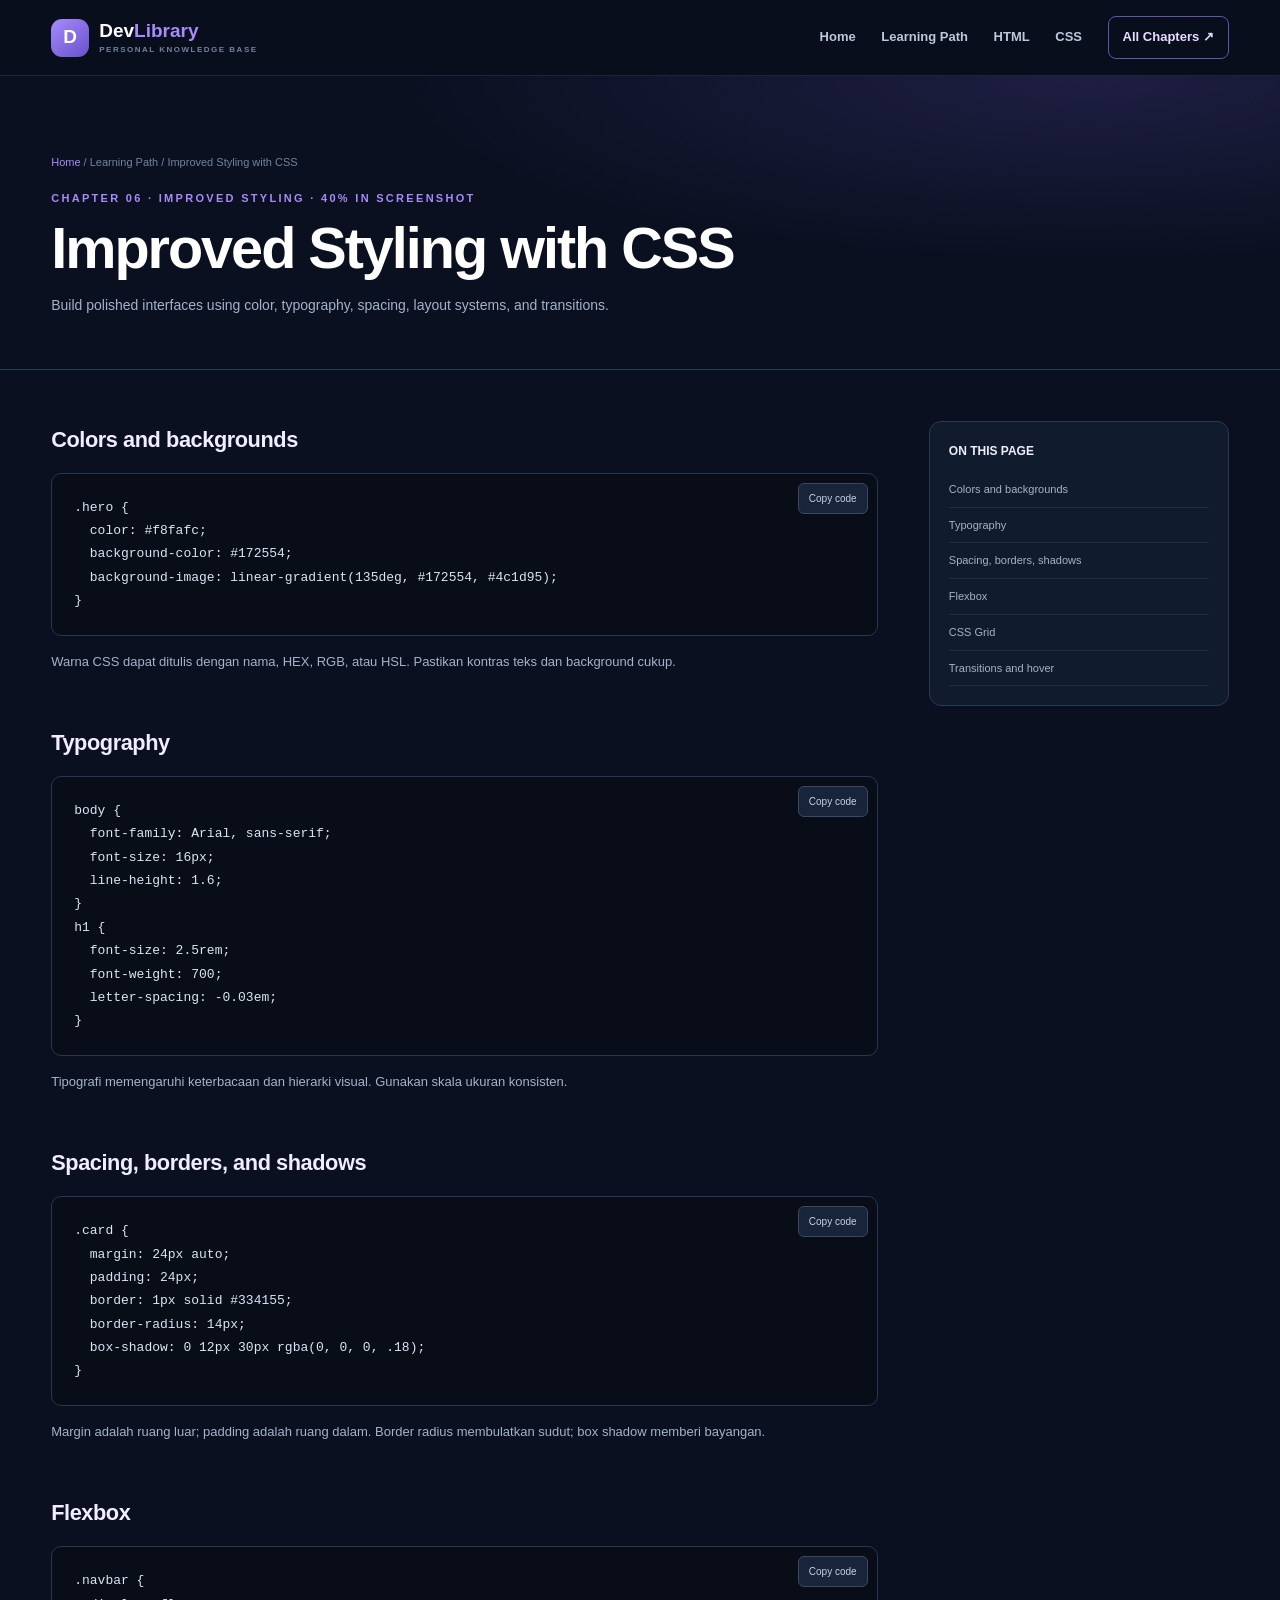
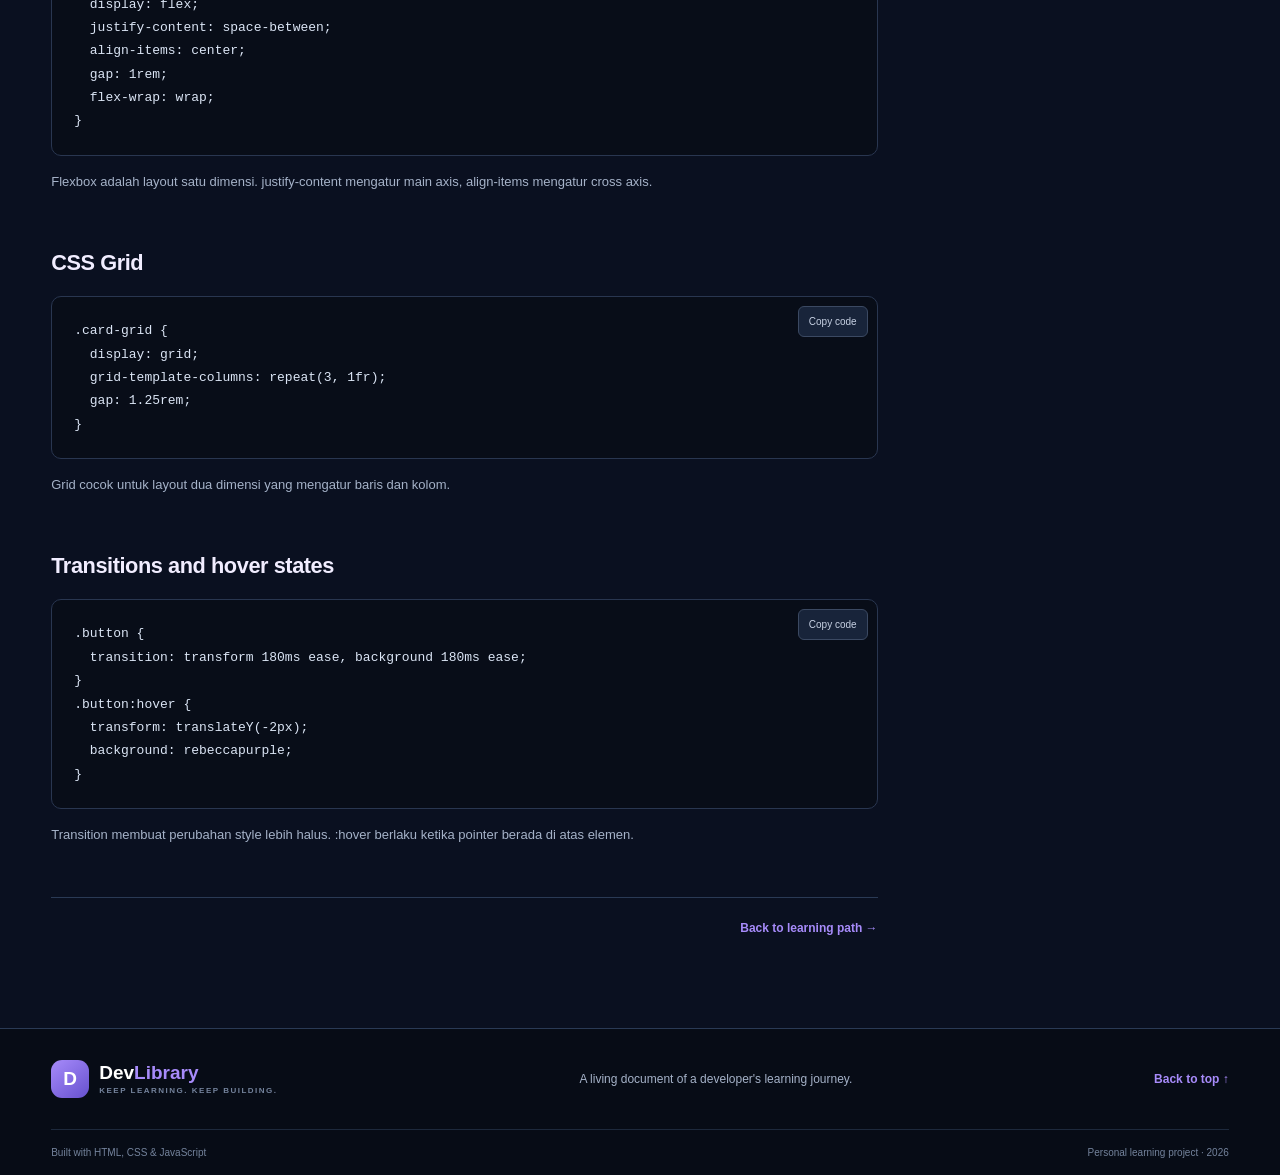
<file: lessons/Improved_Styling_with_CSS.html>
<!DOCTYPE html><html lang="en"><head><meta charset="UTF-8"><meta name="viewport" content="width=device-width,initial-scale=1.0"><title>Improved Styling with CSS | DevLibrary</title><link rel="stylesheet" href="../assets/css/style.css"><script src="../assets/js/app.js" defer></script></head><body id="top">
<header class="site-header">
    <nav class="navbar section-shell" aria-label="Main navigation">
        <a class="brand" href="../index.html">
            <span class="brand-mark">D</span>
            <span>
                Dev<span class="brand-accent">Library</span>
                <small>PERSONAL KNOWLEDGE BASE</small>
            </span>
        </a>

        <button class="menu-toggle" type="button"
                aria-label="Toggle navigation" aria-expanded="false">
            <span></span>
            <span></span>
            <span></span>
        </button>

        <div class="nav-links">
            <a href="../index.html">Home</a>
            <a href="../index.html#learning-path">Learning Path</a>
            <a href="../lessons/Fundamentals_of_HTML.html">HTML</a>
            <a href="../lessons/Fundamentals_of_CSS.html">CSS</a>
            <a class="nav-cta" href="../index.html#learning-path">All Chapters ↗</a>
        </div>
    </nav>
</header><main><header class="lesson-hero"><div class="section-shell"><p class="breadcrumb"><a href="../index.html">Home</a> / Learning Path / Improved Styling with CSS</p><p class="eyebrow">CHAPTER 06 · IMPROVED STYLING · 40% IN SCREENSHOT</p><h1>Improved Styling with CSS</h1><p>Build polished interfaces using color, typography, spacing, layout systems, and transitions.</p></div></header>
<div class="section-shell lesson-layout"><article class="lesson-content"><section class="lesson-section reveal" id="colors"><h2>Colors and backgrounds</h2><div class="code-block"><button class="code-copy" type="button">Copy code</button><pre><code>.hero {
  color: #f8fafc;
  background-color: #172554;
  background-image: linear-gradient(135deg, #172554, #4c1d95);
}</code></pre></div><p>Warna CSS dapat ditulis dengan nama, HEX, RGB, atau HSL. Pastikan kontras teks dan background cukup.</p></section><section class="lesson-section reveal" id="typography"><h2>Typography</h2><div class="code-block"><button class="code-copy" type="button">Copy code</button><pre><code>body {
  font-family: Arial, sans-serif;
  font-size: 16px;
  line-height: 1.6;
}
h1 {
  font-size: 2.5rem;
  font-weight: 700;
  letter-spacing: -0.03em;
}</code></pre></div><p>Tipografi memengaruhi keterbacaan dan hierarki visual. Gunakan skala ukuran konsisten.</p></section><section class="lesson-section reveal" id="spacing"><h2>Spacing, borders, and shadows</h2><div class="code-block"><button class="code-copy" type="button">Copy code</button><pre><code>.card {
  margin: 24px auto;
  padding: 24px;
  border: 1px solid #334155;
  border-radius: 14px;
  box-shadow: 0 12px 30px rgba(0, 0, 0, .18);
}</code></pre></div><p>Margin adalah ruang luar; padding adalah ruang dalam. Border radius membulatkan sudut; box shadow memberi bayangan.</p></section><section class="lesson-section reveal" id="flexbox"><h2>Flexbox</h2><div class="code-block"><button class="code-copy" type="button">Copy code</button><pre><code>.navbar {
  display: flex;
  justify-content: space-between;
  align-items: center;
  gap: 1rem;
  flex-wrap: wrap;
}</code></pre></div><p>Flexbox adalah layout satu dimensi. justify-content mengatur main axis, align-items mengatur cross axis.</p></section><section class="lesson-section reveal" id="grid"><h2>CSS Grid</h2><div class="code-block"><button class="code-copy" type="button">Copy code</button><pre><code>.card-grid {
  display: grid;
  grid-template-columns: repeat(3, 1fr);
  gap: 1.25rem;
}</code></pre></div><p>Grid cocok untuk layout dua dimensi yang mengatur baris dan kolom.</p></section><section class="lesson-section reveal" id="transitions"><h2>Transitions and hover states</h2><div class="code-block"><button class="code-copy" type="button">Copy code</button><pre><code>.button {
  transition: transform 180ms ease, background 180ms ease;
}
.button:hover {
  transform: translateY(-2px);
  background: rebeccapurple;
}</code></pre></div><p>Transition membuat perubahan style lebih halus. :hover berlaku ketika pointer berada di atas elemen.</p></section><nav class="chapter-nav"><span></span><a href="../index.html#learning-path">Back to learning path →</a></nav></article><aside class="lesson-aside"><h3>ON THIS PAGE</h3><nav><a href="#colors">Colors and backgrounds</a><a href="#typography">Typography</a><a href="#spacing">Spacing, borders, shadows</a><a href="#flexbox">Flexbox</a><a href="#grid">CSS Grid</a><a href="#transitions">Transitions and hover</a></nav></aside></div></main><footer class="site-footer">
    <div class="section-shell footer-inner">
        <a class="brand" href="../index.html">
            <span class="brand-mark">D</span>
            <span>
                Dev<span class="brand-accent">Library</span>
                <small>KEEP LEARNING. KEEP BUILDING.</small>
            </span>
        </a>

        <p>A living document of a developer's learning journey.</p>
        <a class="back-top" href="#top">Back to top ↑</a>
    </div>

    <div class="section-shell footer-bottom">
        <span>Built with HTML, CSS &amp; JavaScript</span>
        <span>Personal learning project · 2026</span>
    </div>
</footer></body></html>
</file>
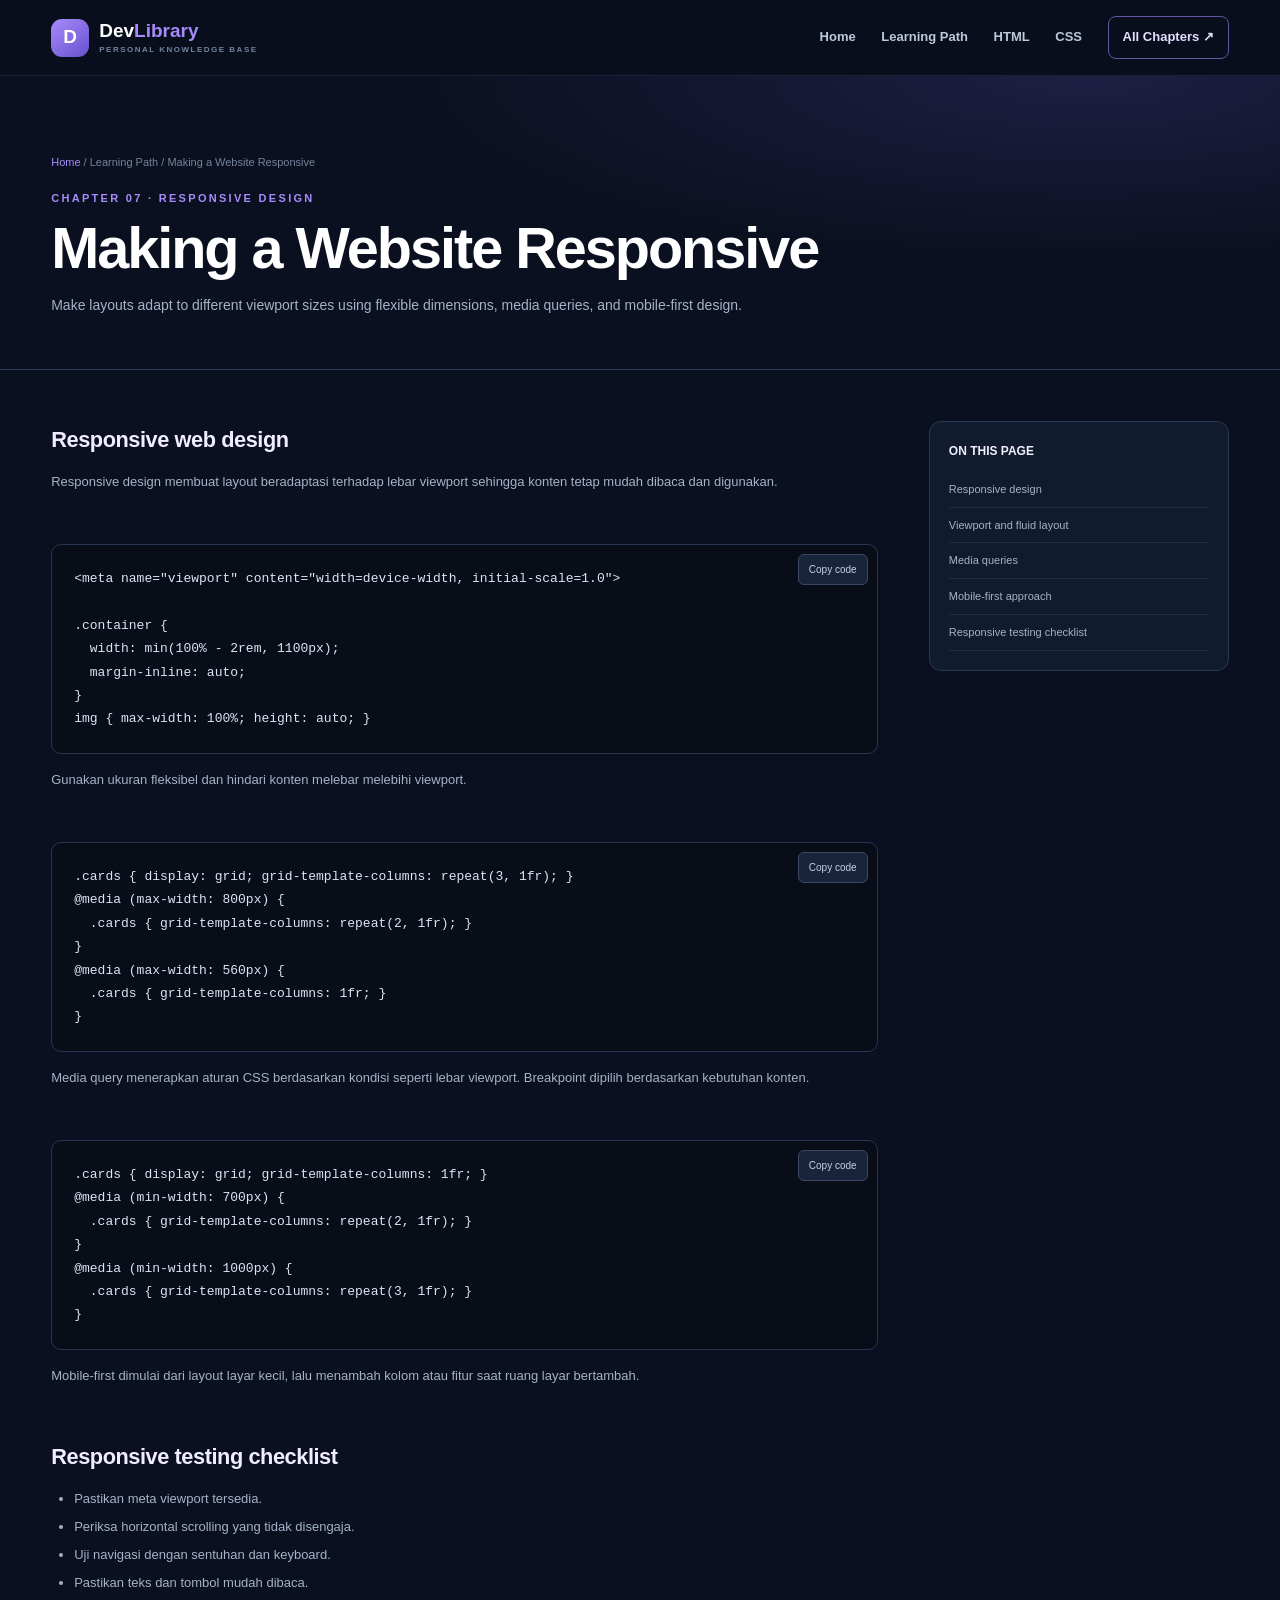
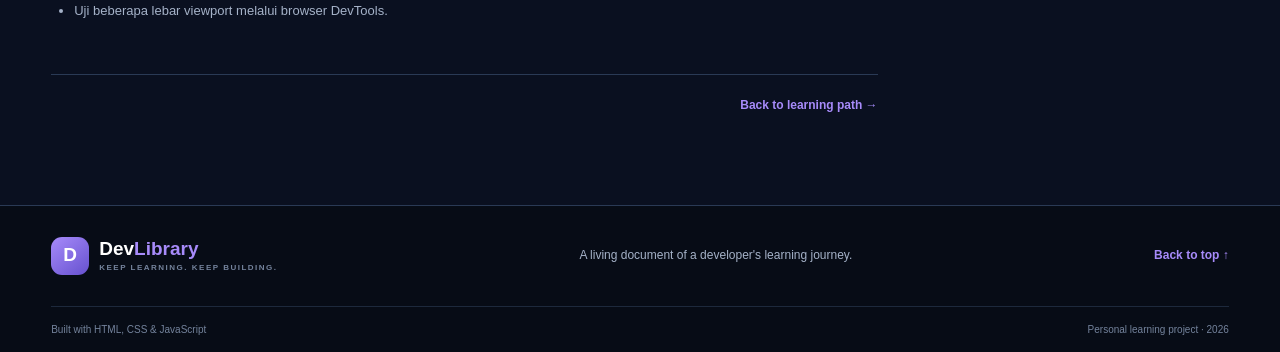
<file: lessons/Making_a_Website_Responsive.html>
<!DOCTYPE html><html lang="en"><head><meta charset="UTF-8"><meta name="viewport" content="width=device-width,initial-scale=1.0"><title>Making a Website Responsive | DevLibrary</title><link rel="stylesheet" href="../assets/css/style.css"><script src="../assets/js/app.js" defer></script></head><body id="top">
<header class="site-header">
    <nav class="navbar section-shell" aria-label="Main navigation">
        <a class="brand" href="../index.html">
            <span class="brand-mark">D</span>
            <span>
                Dev<span class="brand-accent">Library</span>
                <small>PERSONAL KNOWLEDGE BASE</small>
            </span>
        </a>

        <button class="menu-toggle" type="button"
                aria-label="Toggle navigation" aria-expanded="false">
            <span></span>
            <span></span>
            <span></span>
        </button>

        <div class="nav-links">
            <a href="../index.html">Home</a>
            <a href="../index.html#learning-path">Learning Path</a>
            <a href="../lessons/Fundamentals_of_HTML.html">HTML</a>
            <a href="../lessons/Fundamentals_of_CSS.html">CSS</a>
            <a class="nav-cta" href="../index.html#learning-path">All Chapters ↗</a>
        </div>
    </nav>
</header><main><header class="lesson-hero"><div class="section-shell"><p class="breadcrumb"><a href="../index.html">Home</a> / Learning Path / Making a Website Responsive</p><p class="eyebrow">CHAPTER 07 · RESPONSIVE DESIGN</p><h1>Making a Website Responsive</h1><p>Make layouts adapt to different viewport sizes using flexible dimensions, media queries, and mobile-first design.</p></div></header>
<div class="section-shell lesson-layout"><article class="lesson-content"><section class="lesson-section reveal" id="responsive"><h2>Responsive web design</h2><p>Responsive design membuat layout beradaptasi terhadap lebar viewport sehingga konten tetap mudah dibaca dan digunakan.</p></section><section class="lesson-section reveal" id="viewport"><div class="code-block"><button class="code-copy" type="button">Copy code</button><pre><code>&lt;meta name="viewport" content="width=device-width, initial-scale=1.0"&gt;

.container {
  width: min(100% - 2rem, 1100px);
  margin-inline: auto;
}
img { max-width: 100%; height: auto; }</code></pre></div><p>Gunakan ukuran fleksibel dan hindari konten melebar melebihi viewport.</p></section><section class="lesson-section reveal" id="media"><div class="code-block"><button class="code-copy" type="button">Copy code</button><pre><code>.cards { display: grid; grid-template-columns: repeat(3, 1fr); }
@media (max-width: 800px) {
  .cards { grid-template-columns: repeat(2, 1fr); }
}
@media (max-width: 560px) {
  .cards { grid-template-columns: 1fr; }
}</code></pre></div><p>Media query menerapkan aturan CSS berdasarkan kondisi seperti lebar viewport. Breakpoint dipilih berdasarkan kebutuhan konten.</p></section><section class="lesson-section reveal" id="mobile-first"><div class="code-block"><button class="code-copy" type="button">Copy code</button><pre><code>.cards { display: grid; grid-template-columns: 1fr; }
@media (min-width: 700px) {
  .cards { grid-template-columns: repeat(2, 1fr); }
}
@media (min-width: 1000px) {
  .cards { grid-template-columns: repeat(3, 1fr); }
}</code></pre></div><p>Mobile-first dimulai dari layout layar kecil, lalu menambah kolom atau fitur saat ruang layar bertambah.</p></section><section class="lesson-section reveal" id="testing"><h2>Responsive testing checklist</h2><ul><li>Pastikan meta viewport tersedia.</li><li>Periksa horizontal scrolling yang tidak disengaja.</li><li>Uji navigasi dengan sentuhan dan keyboard.</li><li>Pastikan teks dan tombol mudah dibaca.</li><li>Uji beberapa lebar viewport melalui browser DevTools.</li></ul></section><nav class="chapter-nav"><span></span><a href="../index.html#learning-path">Back to learning path →</a></nav></article><aside class="lesson-aside"><h3>ON THIS PAGE</h3><nav><a href="#responsive">Responsive design</a><a href="#viewport">Viewport and fluid layout</a><a href="#media">Media queries</a><a href="#mobile-first">Mobile-first approach</a><a href="#testing">Responsive testing checklist</a></nav></aside></div></main><footer class="site-footer">
    <div class="section-shell footer-inner">
        <a class="brand" href="../index.html">
            <span class="brand-mark">D</span>
            <span>
                Dev<span class="brand-accent">Library</span>
                <small>KEEP LEARNING. KEEP BUILDING.</small>
            </span>
        </a>

        <p>A living document of a developer's learning journey.</p>
        <a class="back-top" href="#top">Back to top ↑</a>
    </div>

    <div class="section-shell footer-bottom">
        <span>Built with HTML, CSS &amp; JavaScript</span>
        <span>Personal learning project · 2026</span>
    </div>
</footer></body></html>
</file>
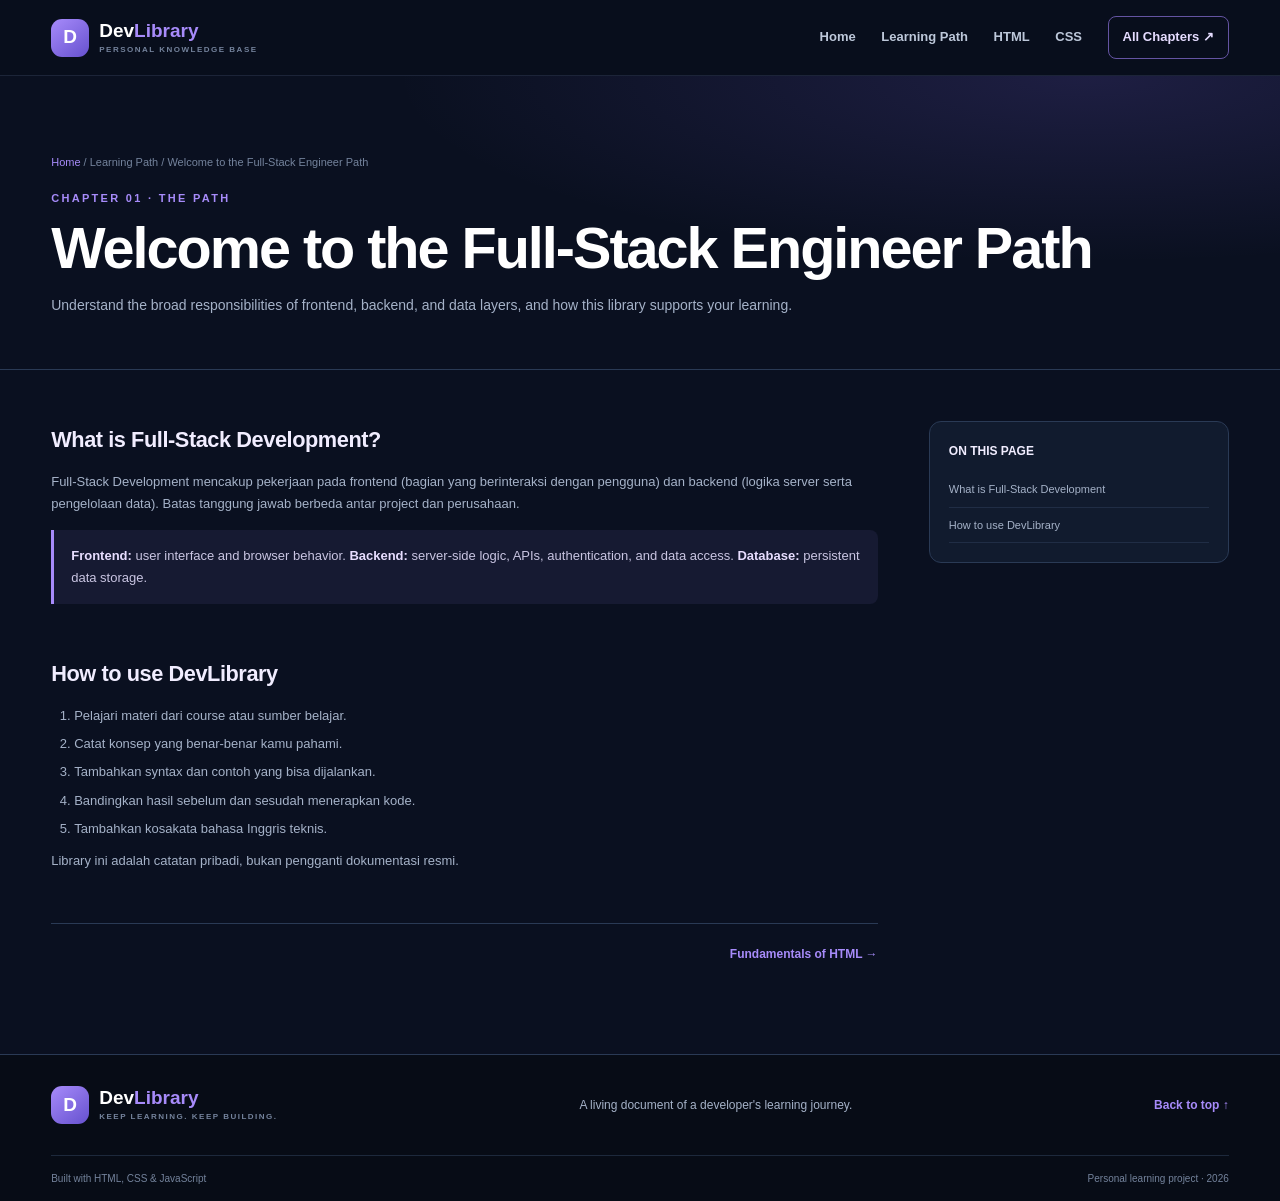
<file: lessons/Welcome_to_the_Full_Stack_Engineer_Path.html>
<!DOCTYPE html><html lang="en"><head><meta charset="UTF-8"><meta name="viewport" content="width=device-width,initial-scale=1.0"><title>Welcome to the Full-Stack Engineer Path | DevLibrary</title><link rel="stylesheet" href="../assets/css/style.css"><script src="../assets/js/app.js" defer></script></head><body id="top">
<header class="site-header">
    <nav class="navbar section-shell" aria-label="Main navigation">
        <a class="brand" href="../index.html">
            <span class="brand-mark">D</span>
            <span>
                Dev<span class="brand-accent">Library</span>
                <small>PERSONAL KNOWLEDGE BASE</small>
            </span>
        </a>

        <button class="menu-toggle" type="button"
                aria-label="Toggle navigation" aria-expanded="false">
            <span></span>
            <span></span>
            <span></span>
        </button>

        <div class="nav-links">
            <a href="../index.html">Home</a>
            <a href="../index.html#learning-path">Learning Path</a>
            <a href="../lessons/Fundamentals_of_HTML.html">HTML</a>
            <a href="../lessons/Fundamentals_of_CSS.html">CSS</a>
            <a class="nav-cta" href="../index.html#learning-path">All Chapters ↗</a>
        </div>
    </nav>
</header><main><header class="lesson-hero"><div class="section-shell"><p class="breadcrumb"><a href="../index.html">Home</a> / Learning Path / Welcome to the Full-Stack Engineer Path</p><p class="eyebrow">CHAPTER 01 · THE PATH</p><h1>Welcome to the Full-Stack Engineer Path</h1><p>Understand the broad responsibilities of frontend, backend, and data layers, and how this library supports your learning.</p></div></header>
<div class="section-shell lesson-layout"><article class="lesson-content"><section class="lesson-section reveal" id="fullstack"><h2>What is Full-Stack Development?</h2><p>Full-Stack Development mencakup pekerjaan pada frontend (bagian yang berinteraksi dengan pengguna) dan backend (logika server serta pengelolaan data). Batas tanggung jawab berbeda antar project dan perusahaan.</p><div class="info-box"><strong>Frontend:</strong> user interface and browser behavior. <strong>Backend:</strong> server-side logic, APIs, authentication, and data access. <strong>Database:</strong> persistent data storage.</div></section><section class="lesson-section reveal" id="how-to-use"><h2>How to use DevLibrary</h2><ol><li>Pelajari materi dari course atau sumber belajar.</li><li>Catat konsep yang benar-benar kamu pahami.</li><li>Tambahkan syntax dan contoh yang bisa dijalankan.</li><li>Bandingkan hasil sebelum dan sesudah menerapkan kode.</li><li>Tambahkan kosakata bahasa Inggris teknis.</li></ol><p>Library ini adalah catatan pribadi, bukan pengganti dokumentasi resmi.</p></section><nav class="chapter-nav"><span></span><a href="Fundamentals_of_HTML.html">Fundamentals of HTML →</a></nav></article><aside class="lesson-aside"><h3>ON THIS PAGE</h3><nav><a href="#fullstack">What is Full-Stack Development</a><a href="#how-to-use">How to use DevLibrary</a></nav></aside></div></main><footer class="site-footer">
    <div class="section-shell footer-inner">
        <a class="brand" href="../index.html">
            <span class="brand-mark">D</span>
            <span>
                Dev<span class="brand-accent">Library</span>
                <small>KEEP LEARNING. KEEP BUILDING.</small>
            </span>
        </a>

        <p>A living document of a developer's learning journey.</p>
        <a class="back-top" href="#top">Back to top ↑</a>
    </div>

    <div class="section-shell footer-bottom">
        <span>Built with HTML, CSS &amp; JavaScript</span>
        <span>Personal learning project · 2026</span>
    </div>
</footer></body></html>
</file>
<file: assets/css/style.css>
/*
=========================================================
  DevLibrary V3
  Shared stylesheet
  Goals:
  - Readable, maintainable CSS
  - Responsive layout from mobile to 4K displays
  - Footer stays at the bottom on short pages
=========================================================
*/

/* 1. Design tokens */
:root {
    --color-background: #0a1020;
    --color-surface: #111b2e;
    --color-surface-light: #17243a;
    --color-border: #2a3a55;

    --color-text: #e9eef8;
    --color-muted: #a5b2c8;
    --color-subtle: #74839c;

    --color-accent: #a78bfa;
    --color-accent-dark: #8065ed;
    --color-green: #63d7aa;
    --color-yellow: #f4c96b;

    --font-main: Inter, -apple-system, BlinkMacSystemFont, "Segoe UI", sans-serif;
    --font-code: "SFMono-Regular", Consolas, "Liberation Mono", monospace;

    --header-height: 76px;
    --content-width: 1800px;
    --page-gutter: clamp(20px, 4vw, 80px);
}

/* 2. Global reset and page layout */
* {
    box-sizing: border-box;
    margin: 0;
    padding: 0;
}

html {
    scroll-behavior: smooth;
    scroll-padding-top: calc(var(--header-height) + 24px);
}

body {
    min-width: 320px;
    min-height: 100vh;
    display: flex;
    flex-direction: column;

    background: var(--color-background);
    color: var(--color-text);
    font-family: var(--font-main);
    line-height: 1.7;
}

main {
    flex: 1;
    padding-top: var(--header-height);
}

a {
    color: inherit;
    text-decoration: none;
}

button {
    font: inherit;
}

img {
    display: block;
    max-width: 100%;
    height: auto;
}

.section-shell {
    width: min(calc(100% - (var(--page-gutter) * 2)), var(--content-width));
    margin-inline: auto;
}

.eyebrow {
    color: var(--color-accent);
    font-size: 11px;
    font-weight: 850;
    letter-spacing: 2.3px;
}

/* 3. Fixed navigation */
.site-header {
    position: fixed;
    z-index: 1000;
    inset: 0 0 auto;
    height: var(--header-height);

    background: rgba(9, 15, 29, 0.92);
    border-bottom: 1px solid rgba(111, 131, 164, 0.2);
    backdrop-filter: blur(18px);
    -webkit-backdrop-filter: blur(18px);
}

.navbar {
    min-height: 100%;
    display: flex;
    align-items: center;
    justify-content: space-between;
    gap: 24px;
}

.brand {
    display: inline-flex;
    align-items: center;
    gap: 10px;

    color: #ffffff;
    font-size: 19px;
    font-weight: 850;
    line-height: 1.1;
}

.brand-mark {
    width: 38px;
    height: 38px;
    display: grid;
    place-items: center;

    border-radius: 11px;
    background: linear-gradient(140deg, #a78bfa, #6651cf);
    color: #ffffff;
}

.brand-accent {
    color: var(--color-accent);
}

.brand small {
    display: block;
    margin-top: 4px;

    color: var(--color-subtle);
    font-size: 8px;
    font-weight: 750;
    letter-spacing: 1.5px;
}

.nav-links {
    display: flex;
    align-items: center;
    gap: clamp(14px, 2vw, 30px);
}

.nav-links a {
    color: #bdc8da;
    font-size: 13px;
    font-weight: 700;
    transition: color 0.2s ease;
}

.nav-links a:hover,
.nav-links a.active {
    color: #ffffff;
}

.nav-links .nav-cta {
    padding: 9px 14px;
    border: 1px solid #6454a2;
    border-radius: 8px;
    color: #e5dcff;
}

.menu-toggle {
    display: none;
    width: 42px;
    height: 40px;

    border: 1px solid var(--color-border);
    border-radius: 9px;
    background: var(--color-surface);
    cursor: pointer;
}

.menu-toggle span {
    display: block;
    width: 18px;
    height: 2px;
    margin: 4px auto;

    border-radius: 2px;
    background: #ffffff;
}

/* 4. Home page hero */
.hero {
    min-height: min(720px, calc(100vh - var(--header-height)));
    display: grid;
    grid-template-columns: minmax(0, 1.08fr) minmax(0, 0.92fr);
    align-items: center;
    gap: clamp(35px, 5vw, 90px);

    padding-block: clamp(65px, 8vw, 130px);
}

.hero h1 {
    margin-block: 18px;
    color: #ffffff;
    font-size: clamp(46px, 5.5vw, 88px);
    line-height: 1.06;
    letter-spacing: -0.045em;
}

.hero h1 span {
    color: var(--color-accent);
}

.lead {
    max-width: 720px;
    color: #bdc9dc;
    font-size: clamp(15px, 1.2vw, 19px);
}

.hero-actions {
    display: flex;
    flex-wrap: wrap;
    gap: 13px;
    margin-top: 30px;
}

.button {
    display: inline-flex;
    align-items: center;
    gap: 10px;

    padding: 12px 17px;
    border-radius: 9px;

    font-size: 13px;
    font-weight: 800;

    transition: transform 0.2s ease, background 0.2s ease;
}

.button:hover {
    transform: translateY(-2px);
}

.button-primary {
    background: var(--color-accent-dark);
    color: #ffffff;
}

.button-primary:hover {
    background: #927cf5;
}

.button-ghost {
    border: 1px solid #4a5872;
    color: #e0e6f1;
}

.hero-facts {
    display: flex;
    flex-wrap: wrap;
    gap: clamp(20px, 3vw, 45px);
    margin-top: 48px;
}

.hero-facts div {
    display: grid;
    gap: 2px;
}

.hero-facts strong {
    color: #ffffff;
    font-size: 17px;
}

.hero-facts small {
    color: var(--color-subtle);
    font-size: 11px;
}

.hero-visual {
    position: relative;
    width: 100%;
    max-width: 850px;
    justify-self: end;
}

.code-window {
    overflow: hidden;
    border: 1px solid #394568;
    border-radius: 16px;
    background: #0c1425;
    box-shadow: 0 30px 80px rgba(0, 0, 0, 0.32);
}

.window-bar {
    height: 46px;
    display: flex;
    align-items: center;
    gap: 7px;
    padding-inline: 16px;

    border-bottom: 1px solid #25324a;
    color: #8392aa;
    font-size: 11px;
}

.window-bar i {
    width: 9px;
    height: 9px;
    border-radius: 50%;
    background: #e58d8d;
}

.window-bar i:nth-child(2) {
    background: #e8c36c;
}

.window-bar i:nth-child(3) {
    background: #67c99c;
}

.window-bar span {
    margin-left: 9px;
}

.code-window pre {
    overflow-x: auto;
    padding: clamp(22px, 3vw, 38px);

    color: #dce5f4;
    font: clamp(12px, 0.9vw, 15px) / 2 var(--font-code);
}

.code-window b {
    color: #c4a8ff;
}

.code-window em {
    color: #a7e5bd;
}

.window-status {
    padding: 12px 18px;
    border-top: 1px solid #25324a;
    color: #91a0b8;
    font-size: 11px;
}

.float-chip {
    position: absolute;
    padding: 10px 15px;

    border: 1px solid #394568;
    border-radius: 10px;
    background: #18243a;
    box-shadow: 0 12px 30px rgba(0, 0, 0, 0.25);

    color: var(--color-accent);
    font-size: 12px;
    font-weight: 850;
}

.chip-a {
    top: -16px;
    right: -15px;
}

.chip-b {
    bottom: -16px;
    left: -15px;
}

/* 5. Introduction and learning roadmap */
.intro-strip {
    display: grid;
    grid-template-columns: 0.8fr 1.2fr;
    gap: clamp(30px, 5vw, 80px);

    padding-block: clamp(40px, 5vw, 75px);
    border-block: 1px solid var(--color-border);
}

.intro-strip h2,
.section-heading h2,
.feature-band h2 {
    margin-top: 9px;
    color: #ffffff;
    font-size: clamp(28px, 3vw, 46px);
    line-height: 1.2;
    letter-spacing: -0.025em;
}

.intro-strip > p {
    align-self: center;
    color: var(--color-muted);
    font-size: clamp(14px, 1vw, 17px);
}

.learning-section {
    padding-block: clamp(65px, 7vw, 105px);
}

.section-heading {
    display: flex;
    align-items: end;
    justify-content: space-between;
    gap: 35px;
    margin-bottom: 30px;
}

.section-heading > p {
    max-width: 560px;
    color: var(--color-muted);
    font-size: 13px;
}

.roadmap-grid {
    display: grid;
    grid-template-columns: repeat(2, minmax(0, 1fr));
    gap: 16px;
}

.roadmap-card {
    min-height: 190px;
    display: flex;
    gap: 18px;

    padding: clamp(20px, 2vw, 30px);
    border: 1px solid var(--color-border);
    border-radius: 14px;
    background: var(--color-surface);

    transition: transform 0.22s ease, border-color 0.22s ease, background 0.22s ease;
}

.roadmap-card:hover {
    transform: translateY(-4px);
    border-color: var(--color-accent-dark);
    background: #152139;
}

.card-number {
    width: 42px;
    height: 42px;
    flex: 0 0 42px;
    display: grid;
    place-items: center;

    border-radius: 11px;
    background: #242143;
    color: var(--color-accent);
    font-size: 13px;
    font-weight: 850;
}

.tag {
    display: inline-block;
    padding: 4px 8px;
    border-radius: 5px;

    background: rgba(167, 139, 250, 0.12);
    color: #c6b4ff;
    font-size: 9px;
    font-weight: 850;
    letter-spacing: 1px;
}

.tag-green {
    background: rgba(99, 215, 170, 0.1);
    color: var(--color-green);
}

.tag-yellow {
    background: rgba(244, 201, 107, 0.1);
    color: var(--color-yellow);
}

.tag-muted {
    background: #26334a;
    color: #aab7cb;
}

.card-content h3 {
    margin-block: 10px 6px;
    color: #f2f5fb;
    font-size: clamp(15px, 1.1vw, 19px);
    line-height: 1.35;
}

.card-content p {
    color: var(--color-muted);
    font-size: 12px;
    line-height: 1.65;
}

.card-link {
    display: inline-block;
    margin-top: 13px;
    color: var(--color-accent);
    font-size: 11px;
    font-weight: 800;
}

.fine-print {
    margin-top: 15px;
    color: var(--color-subtle);
    font-size: 11px;
}

/* 6. Feature band */
.feature-band {
    display: grid;
    grid-template-columns: 0.9fr 1.1fr;
    gap: clamp(30px, 5vw, 80px);

    margin-top: 20px;
    margin-bottom: clamp(60px, 7vw, 110px);
    padding: clamp(25px, 4vw, 55px);

    border: 1px solid #3b3761;
    border-radius: 16px;
    background:
        radial-gradient(circle at 0 0, rgba(128, 101, 237, 0.18), transparent 50%),
        #121a30;
}

.feature-list {
    display: grid;
    grid-template-columns: repeat(2, minmax(0, 1fr));
    gap: 24px;
}

.feature-list p {
    display: grid;
    gap: 4px;
}

.feature-list strong {
    color: #eef1fa;
    font-size: 13px;
}

.feature-list small {
    color: var(--color-muted);
    font-size: 11px;
    line-height: 1.6;
}

/* 7. Lesson page header and layout */
.lesson-hero {
    padding-block: clamp(45px, 6vw, 85px) clamp(35px, 4vw, 55px);
    border-bottom: 1px solid var(--color-border);
    background: radial-gradient(ellipse at 85% 0, rgba(128, 101, 237, 0.17), transparent 45%);
}

.breadcrumb {
    margin-bottom: 18px;
    color: var(--color-subtle);
    font-size: 11px;
}

.breadcrumb a {
    color: var(--color-accent);
}

.lesson-hero h1 {
    max-width: 1200px;
    margin-block: 9px 13px;

    color: #ffffff;
    font-size: clamp(36px, 4.5vw, 68px);
    line-height: 1.1;
    letter-spacing: -0.035em;
}

.lesson-hero p:not(.eyebrow):not(.breadcrumb) {
    max-width: 900px;
    color: var(--color-muted);
    font-size: clamp(14px, 1vw, 17px);
}

.lesson-layout {
    display: grid;
    grid-template-columns: minmax(0, 1fr) minmax(220px, 300px);
    align-items: start;
    gap: clamp(25px, 4vw, 65px);

    padding-block: clamp(30px, 4vw, 60px) clamp(65px, 7vw, 105px);
}

.lesson-content {
    min-width: 0;
    max-width: 1250px;
}

.lesson-section {
    margin-bottom: clamp(32px, 4vw, 55px);
    scroll-margin-top: calc(var(--header-height) + 25px);
}

.lesson-section h2 {
    margin-bottom: 13px;
    color: #f1edff;
    font-size: clamp(21px, 1.7vw, 29px);
    letter-spacing: -0.02em;
}

.lesson-section h3 {
    margin-block: 23px 9px;
    color: #e4dcff;
    font-size: clamp(15px, 1.2vw, 19px);
}

.lesson-section p,
.lesson-section li {
    color: var(--color-muted);
    font-size: clamp(13px, 0.95vw, 15px);
}

.lesson-section p + p {
    margin-top: 10px;
}

.lesson-section ul,
.lesson-section ol {
    margin-block: 10px;
    padding-left: 23px;
}

.lesson-section li {
    margin-block: 6px;
}

.lesson-aside {
    position: sticky;
    top: calc(var(--header-height) + 22px);

    padding: 19px;
    border: 1px solid var(--color-border);
    border-radius: 12px;
    background: var(--color-surface);
}

.lesson-aside h3 {
    margin-bottom: 11px;
    color: #f1edff;
    font-size: 12px;
}

.lesson-aside a {
    display: block;
    padding-block: 8px;
    border-bottom: 1px solid rgba(42, 58, 85, 0.6);

    color: var(--color-muted);
    font-size: 11px;
}

.lesson-aside a:hover {
    color: var(--color-accent);
}

/* 8. Lesson callouts, code examples, and tables */
.info-box {
    margin-block: 15px;
    padding: 15px 17px;

    border-left: 3px solid var(--color-accent);
    border-radius: 0 8px 8px 0;
    background: rgba(167, 139, 250, 0.08);

    color: #c9c5e2;
    font-size: 13px;
}

.info-box strong {
    color: #e7ddff;
}

.code-block {
    position: relative;
    margin-block: 15px;
}

.code-block pre {
    overflow-x: auto;
    padding: 22px;

    border: 1px solid #293650;
    border-radius: 10px;
    background: #080d18;

    color: #dbe5f5;
    font: 13px / 1.8 var(--font-code);
    tab-size: 2;
}

.code-block code {
    font: inherit;
}

.code-copy {
    position: absolute;
    top: 10px;
    right: 10px;

    padding: 6px 10px;
    border: 1px solid #3b4962;
    border-radius: 6px;
    background: #18243a;

    color: #c7d1e3;
    font-size: 10px;
    cursor: pointer;
}

.code-copy:hover {
    border-color: var(--color-accent);
    color: #ffffff;
}

.lesson-table-wrap {
    overflow-x: auto;
    margin-block: 15px;
}

.lesson-table {
    width: 100%;
    border-collapse: collapse;
    text-align: left;
    font-size: 12px;
}

.lesson-table th {
    padding: 12px;
    background: #29234e;
    color: #f2edff;
}

.lesson-table td {
    padding: 12px;
    border-bottom: 1px solid var(--color-border);
    color: #bfcbde;
    vertical-align: top;
}

.lesson-table code {
    color: #d7caff;
    font-family: var(--font-code);
}

.before-after {
    display: grid;
    grid-template-columns: repeat(2, minmax(0, 1fr));
    gap: 14px;
    margin-block: 15px;
}

.example-card {
    overflow: hidden;
    border: 1px solid var(--color-border);
    border-radius: 10px;
    background: var(--color-surface);
}

.example-card h4 {
    padding: 10px 14px;
    border-bottom: 1px solid var(--color-border);
    color: #dfe6f3;
    font-size: 11px;
    letter-spacing: 0.5px;
    text-transform: uppercase;
}

.example-card pre {
    overflow-x: auto;
    padding: 15px;
    color: #d7e0ef;
    font: 11px / 1.7 var(--font-code);
}

.example-card .preview {
    min-height: 115px;
    padding: 18px;
    background: #f5f7fb;
    color: #202b40;
    font: 13px / 1.5 Arial, sans-serif;
}

.example-card .preview-dark {
    background: #17243a;
    color: #e9eef8;
}

.chapter-nav {
    display: flex;
    justify-content: space-between;
    gap: 15px;

    margin-top: 45px;
    padding-top: 20px;
    border-top: 1px solid var(--color-border);
}

.chapter-nav a {
    color: var(--color-accent);
    font-size: 12px;
    font-weight: 800;
}

/* 9. Footer
   The body uses min-height: 100vh and flex layout.
   main grows to fill unused vertical space.
   This keeps the footer at the bottom on short pages.
*/
.site-footer {
    width: 100%;
    margin-top: auto;
    border-top: 1px solid var(--color-border);
    background: #070c16;
}

.footer-inner {
    min-height: 100px;
    display: flex;
    align-items: center;
    justify-content: space-between;
    gap: 25px;

    padding-block: 25px;
}

.footer-inner > p {
    color: var(--color-muted);
    font-size: 12px;
}

.back-top {
    color: var(--color-accent);
    font-size: 12px;
    font-weight: 800;
}

.footer-bottom {
    display: flex;
    justify-content: space-between;
    gap: 20px;

    padding-block: 14px;
    border-top: 1px solid #1d293c;

    color: var(--color-subtle);
    font-size: 10px;
}

/* 10. JavaScript reveal animation */
.reveal {
    opacity: 0;
    transform: translateY(18px);
    transition: opacity 0.65s ease, transform 0.65s ease;
}

.reveal.is-visible {
    opacity: 1;
    transform: translateY(0);
}

/* 11. Large screens and 4K displays */
@media (min-width: 2000px) {
    :root {
        --content-width: 2200px;
    }

    .nav-links a {
        font-size: 15px;
    }

    .roadmap-card {
        min-height: 220px;
    }
}

/* 12. Tablet layout */
@media (max-width: 900px) {
    .hero {
        gap: 30px;
    }

    .lesson-layout {
        grid-template-columns: minmax(0, 1fr) 220px;
    }
}

/* 13. Mobile layout */
@media (max-width: 700px) {
    :root {
        --header-height: 68px;
        --page-gutter: 17px;
    }

    .menu-toggle {
        display: block;
    }

    .nav-links {
        display: none;
        position: absolute;
        top: calc(var(--header-height) - 1px);
        left: 12px;
        right: 12px;

        padding: 14px;
        border: 1px solid var(--color-border);
        border-radius: 12px;
        background: #111b2e;
        box-shadow: 0 18px 40px rgba(0, 0, 0, 0.4);
    }

    .nav-links.is-open {
        display: grid;
        grid-template-columns: repeat(2, minmax(0, 1fr));
        gap: 5px 12px;
    }

    .nav-links a {
        padding: 9px;
    }

    .hero {
        min-height: auto;
        grid-template-columns: 1fr;
        padding-block: 60px;
    }

    .hero-visual {
        max-width: 600px;
        justify-self: center;
        margin-block: 15px;
    }

    .hero-facts {
        gap: 20px;
        margin-top: 35px;
    }

    .intro-strip,
    .feature-band {
        grid-template-columns: 1fr;
        gap: 23px;
    }

    .section-heading {
        display: block;
    }

    .section-heading > p {
        margin-top: 12px;
    }

    .roadmap-grid {
        grid-template-columns: 1fr;
    }

    .lesson-layout {
        grid-template-columns: 1fr;
    }

    .lesson-aside {
        position: static;
        order: -1;
    }

    .lesson-aside nav {
        display: grid;
        grid-template-columns: repeat(2, minmax(0, 1fr));
        gap: 0 12px;
    }

    .before-after {
        grid-template-columns: 1fr;
    }

    .footer-inner {
        align-items: flex-start;
        flex-direction: column;
    }

    .footer-bottom {
        flex-direction: column;
        gap: 5px;
    }
}

/* 14. Respect reduced-motion preferences */
@media (prefers-reduced-motion: reduce) {
    html {
        scroll-behavior: auto;
    }

    *,
    *::before,
    *::after {
        transition-duration: 0.01ms !important;
        animation-duration: 0.01ms !important;
    }

    .reveal {
        opacity: 1;
        transform: none;
    }
}
</file>
